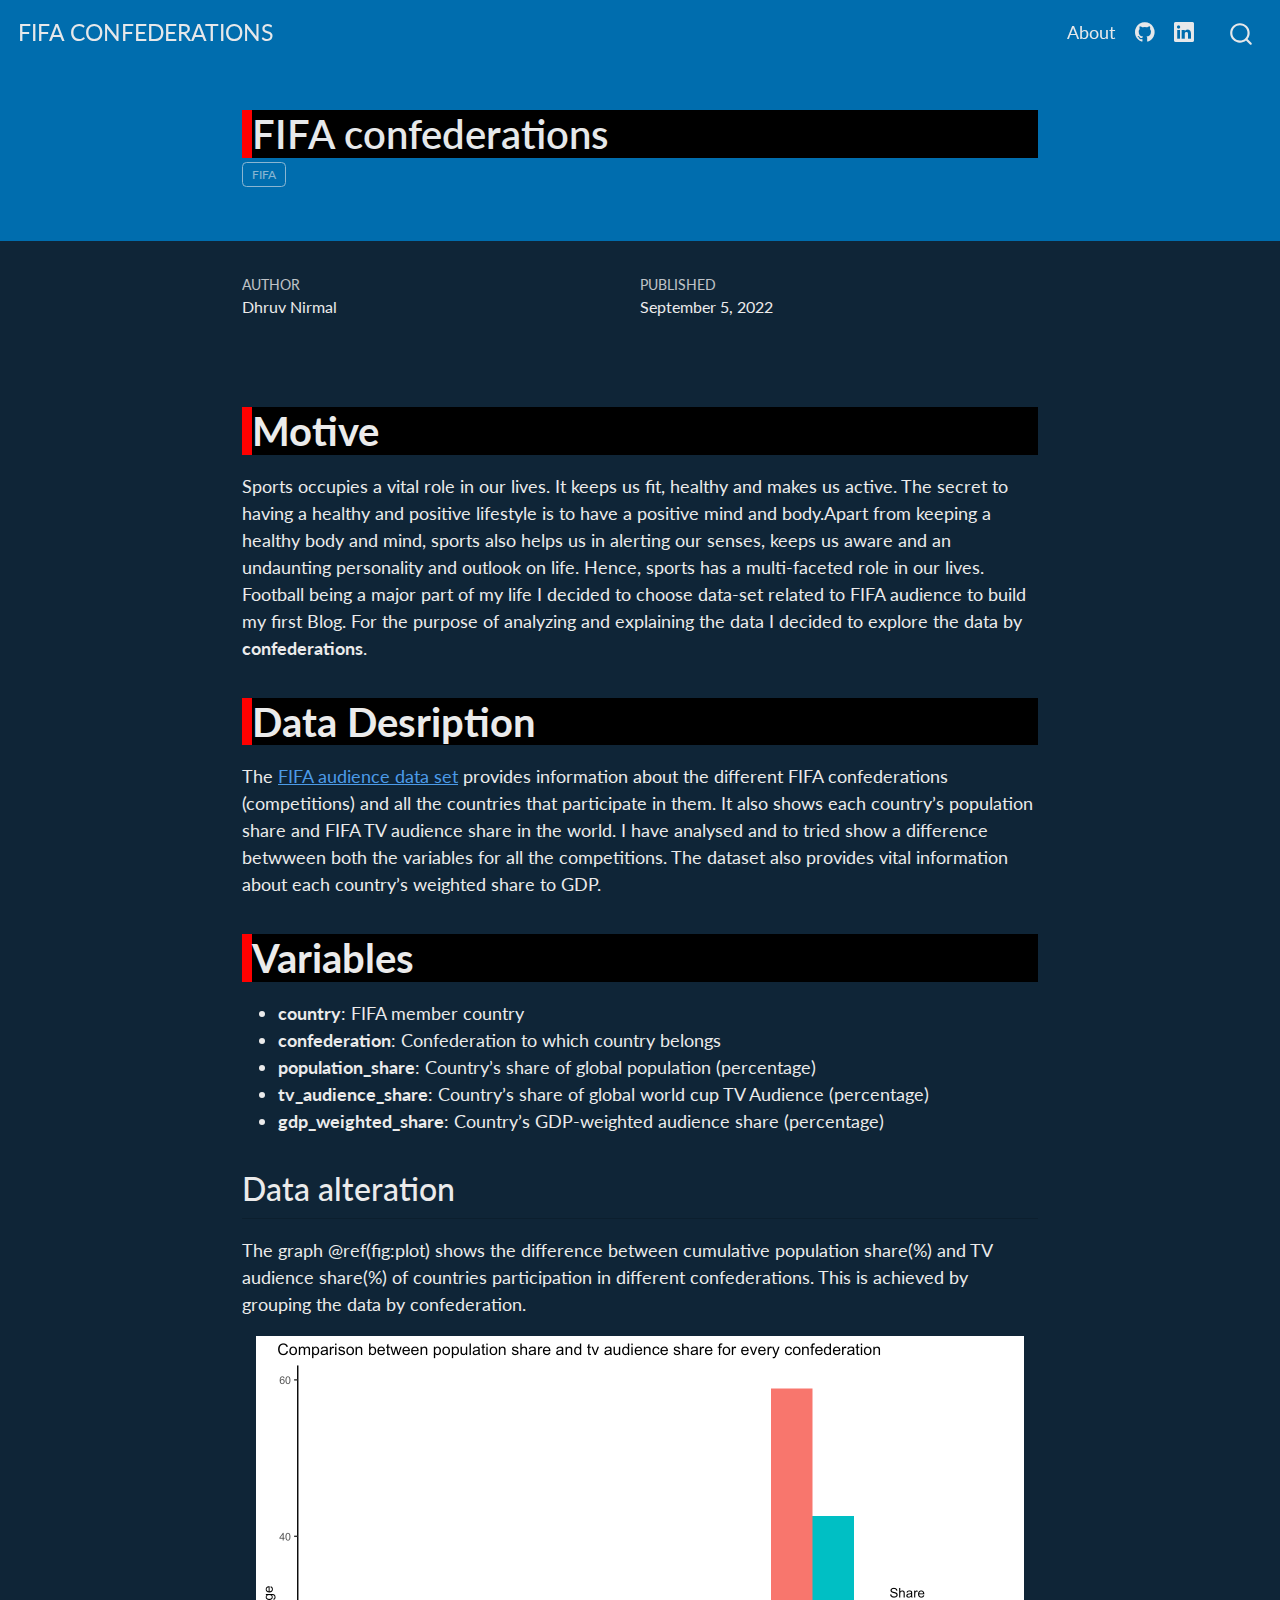
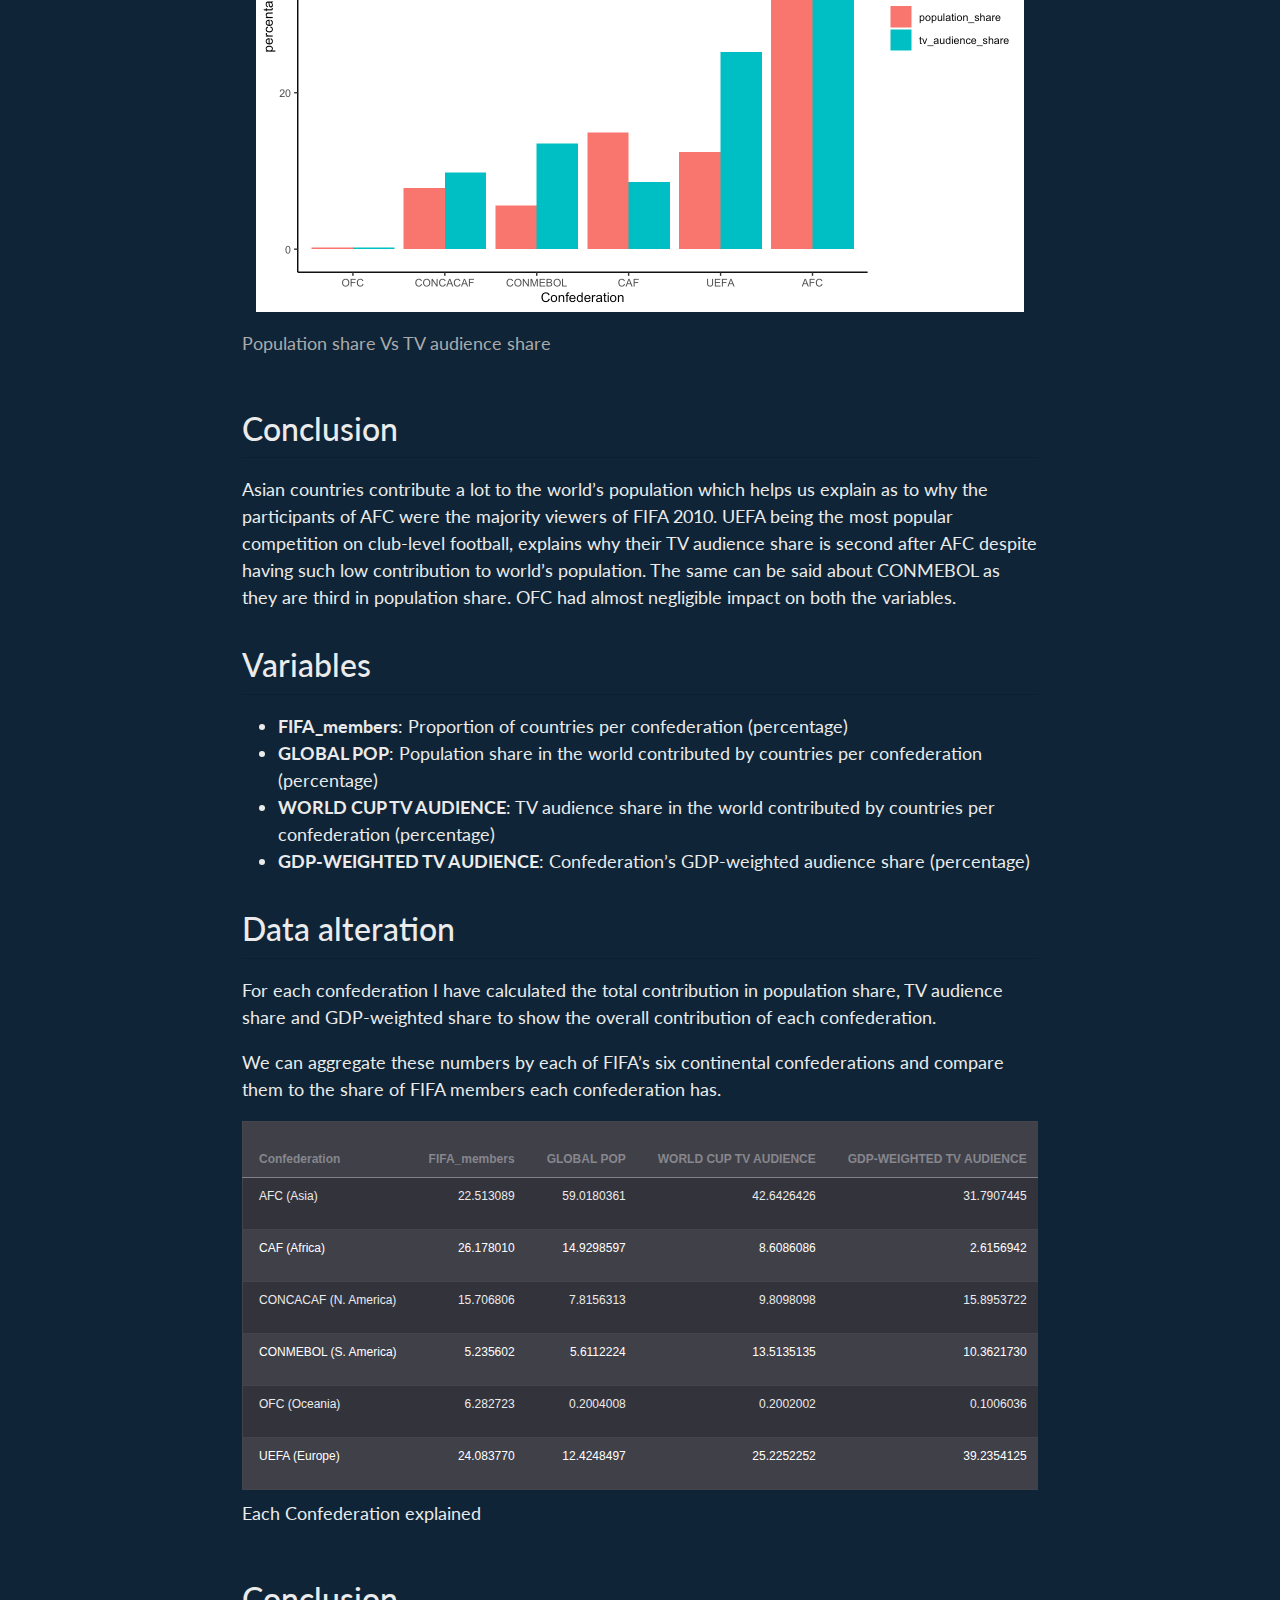
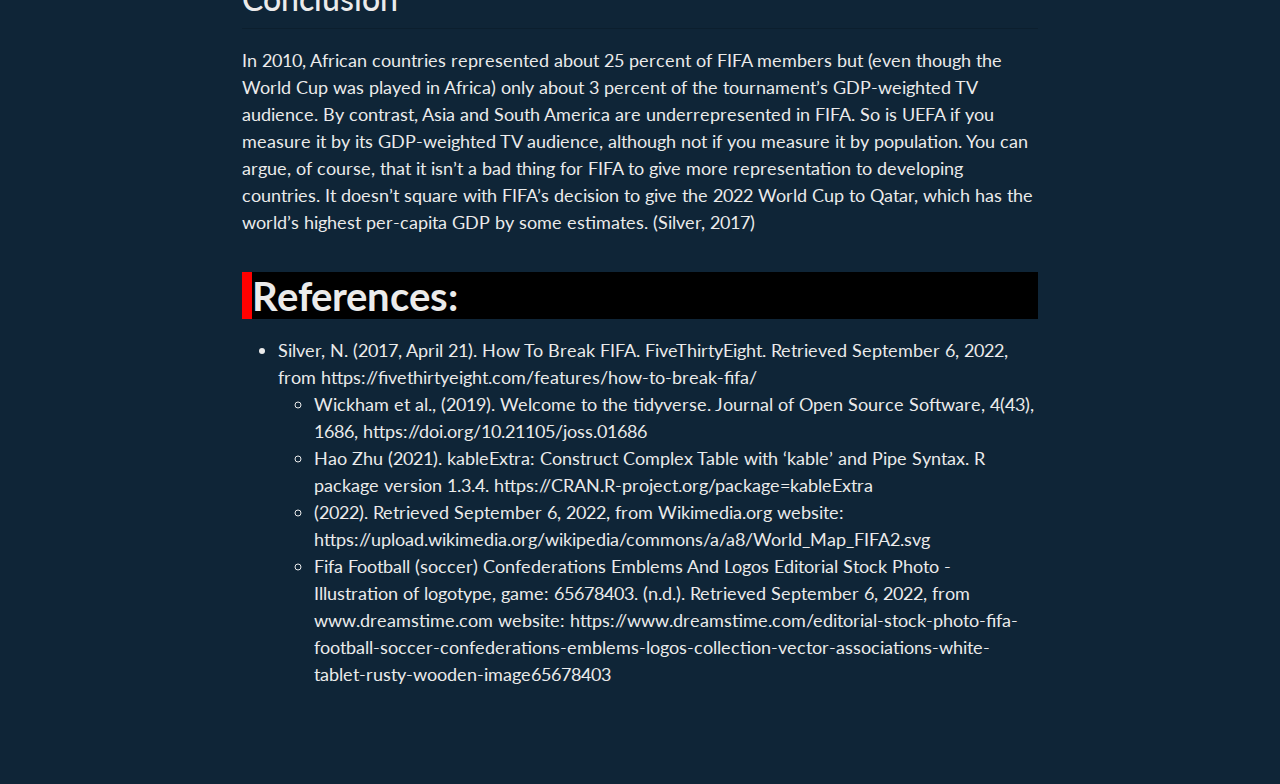
<file: docs/posts/week01/index.html>
<!DOCTYPE html>
<html xmlns="http://www.w3.org/1999/xhtml" lang="en" xml:lang="en"><head>

<meta charset="utf-8">
<meta name="generator" content="quarto-1.0.36">

<meta name="viewport" content="width=device-width, initial-scale=1.0, user-scalable=yes">

<meta name="author" content="Dhruv Nirmal">
<meta name="dcterms.date" content="2022-09-05">

<title>FIFA CONFEDERATIONS - FIFA confederations</title>
<style>
code{white-space: pre-wrap;}
span.smallcaps{font-variant: small-caps;}
span.underline{text-decoration: underline;}
div.column{display: inline-block; vertical-align: top; width: 50%;}
div.hanging-indent{margin-left: 1.5em; text-indent: -1.5em;}
ul.task-list{list-style: none;}
</style>


<script src="../../site_libs/quarto-nav/quarto-nav.js"></script>
<script src="../../site_libs/quarto-nav/headroom.min.js"></script>
<script src="../../site_libs/clipboard/clipboard.min.js"></script>
<script src="../../site_libs/quarto-search/autocomplete.umd.js"></script>
<script src="../../site_libs/quarto-search/fuse.min.js"></script>
<script src="../../site_libs/quarto-search/quarto-search.js"></script>
<meta name="quarto:offset" content="../../">
<script src="../../site_libs/quarto-html/quarto.js"></script>
<script src="../../site_libs/quarto-html/popper.min.js"></script>
<script src="../../site_libs/quarto-html/tippy.umd.min.js"></script>
<script src="../../site_libs/quarto-html/anchor.min.js"></script>
<link href="../../site_libs/quarto-html/tippy.css" rel="stylesheet">
<link href="../../site_libs/quarto-html/quarto-syntax-highlighting-dark.css" rel="stylesheet" id="quarto-text-highlighting-styles">
<script src="../../site_libs/bootstrap/bootstrap.min.js"></script>
<link href="../../site_libs/bootstrap/bootstrap-icons.css" rel="stylesheet">
<link href="../../site_libs/bootstrap/bootstrap.min.css" rel="stylesheet" id="quarto-bootstrap" data-mode="dark">
<script id="quarto-search-options" type="application/json">{
  "location": "navbar",
  "copy-button": false,
  "collapse-after": 3,
  "panel-placement": "end",
  "type": "overlay",
  "limit": 20,
  "language": {
    "search-no-results-text": "No results",
    "search-matching-documents-text": "matching documents",
    "search-copy-link-title": "Copy link to search",
    "search-hide-matches-text": "Hide additional matches",
    "search-more-match-text": "more match in this document",
    "search-more-matches-text": "more matches in this document",
    "search-clear-button-title": "Clear",
    "search-detached-cancel-button-title": "Cancel",
    "search-submit-button-title": "Submit"
  }
}</script>

<script src="../../site_libs/kePrint-0.0.1/kePrint.js"></script>
<link href="../../site_libs/lightable-0.0.1/lightable.css" rel="stylesheet">


<link rel="stylesheet" href="../../styles.css">
</head>

<body class="nav-fixed fullcontent">

<div id="quarto-search-results"></div>
  <header id="quarto-header" class="headroom fixed-top">
    <nav class="navbar navbar-expand-lg navbar-dark ">
      <div class="navbar-container container-fluid">
      <a class="navbar-brand" href="../../index.html">
    <span class="navbar-title">FIFA CONFEDERATIONS</span>
  </a>
          <button class="navbar-toggler" type="button" data-bs-toggle="collapse" data-bs-target="#navbarCollapse" aria-controls="navbarCollapse" aria-expanded="false" aria-label="Toggle navigation" onclick="if (window.quartoToggleHeadroom) { window.quartoToggleHeadroom(); }">
  <span class="navbar-toggler-icon"></span>
</button>
          <div class="collapse navbar-collapse" id="navbarCollapse">
            <ul class="navbar-nav navbar-nav-scroll ms-auto">
  <li class="nav-item">
    <a class="nav-link" href="../../about.html">About</a>
  </li>  
  <li class="nav-item compact">
    <a class="nav-link" href="https://github.com/DhruvNirmal"><i class="bi bi-github" role="img">
</i> 
 </a>
  </li>  
  <li class="nav-item compact">
    <a class="nav-link" href="https://www.linkedin.com/feed/"><i class="bi bi-linkedin" role="img">
</i> 
 </a>
  </li>  
</ul>
              <div id="quarto-search" class="" title="Search"></div>
          </div> <!-- /navcollapse -->
      </div> <!-- /container-fluid -->
    </nav>
</header>
<!-- content -->
<header id="title-block-header" class="quarto-title-block default page-columns page-full">
  <div class="quarto-title-banner page-columns page-full">
    <div class="quarto-title column-body">
      <h1 class="title">FIFA confederations</h1>
                                <div class="quarto-categories">
                <div class="quarto-category">FIFA</div>
              </div>
                  </div>
  </div>
    
  
  <div class="quarto-title-meta">

      <div>
      <div class="quarto-title-meta-heading">Author</div>
      <div class="quarto-title-meta-contents">
               <p>Dhruv Nirmal </p>
            </div>
    </div>
      
      <div>
      <div class="quarto-title-meta-heading">Published</div>
      <div class="quarto-title-meta-contents">
        <p class="date">September 5, 2022</p>
      </div>
    </div>
      
    </div>
    
  
  </header><div id="quarto-content" class="quarto-container page-columns page-rows-contents page-layout-article page-navbar">
<!-- sidebar -->
<!-- margin-sidebar -->
    
<!-- main -->
<main class="content quarto-banner-title-block" id="quarto-document-content">




<h1>
Motive
</h1>
<div>
<p>
Sports occupies a vital role in our lives. It keeps us fit, healthy and makes us active. The secret to having a healthy and positive lifestyle is to have a positive mind and body.Apart from keeping a healthy body and mind, sports also helps us in alerting our senses, keeps us aware and an undaunting personality and outlook on life. Hence, sports has a multi-faceted role in our lives. Football being a major part of my life I decided to choose data-set related to FIFA audience to build my first Blog. For the purpose of analyzing and explaining the data I decided to explore the data by <strong>confederations</strong>.<br>

</p>
</div>
<h1>
Data Desription
</h1>
<div>
<p>
The <a href="https://github.com/rfordatascience/tidytuesday/blob/master/data/2018/2018-06-12">FIFA audience data set</a> provides information about the different FIFA confederations (competitions) and all the countries that participate in them. It also shows each country’s population share and FIFA TV audience share in the world. I have analysed and to tried show a difference betwween both the variables for all the competitions. The dataset also provides vital information about each country’s weighted share to GDP.
</p>
</div>
<h1>
Variables
</h1>
<div>
<ul>
<li>
<strong>country</strong>: FIFA member country
</li><li>
<strong>confederation</strong>: Confederation to which country belongs
</li><li>
<strong>population_share</strong>: Country’s share of global population (percentage)
</li><li>
<strong>tv_audience_share</strong>: Country’s share of global world cup TV Audience (percentage)
</li><li>
<strong>gdp_weighted_share</strong>: Country’s GDP-weighted audience share (percentage)
</li></ul>
</div>
<div class="cell">

</div>
<div class="cell">

</div>
<h2 class="anchored">
Data alteration
</h2>
<p>
The graph @ref(fig:plot) shows the difference between cumulative population share(%) and TV audience share(%) of countries participation in different confederations. This is achieved by grouping the data by confederation.
</p>
<div class="cell">

</div>
<div class="cell">
<div class="cell-output-display">
<div class="quarto-figure quarto-figure-center">
<figure class="figure">
<p><img src="index_files/figure-html/plot-1.png" class="img-fluid figure-img" width="768"></p>
<p></p><figcaption class="figure-caption">Population share Vs TV audience share</figcaption><p></p>
</figure>
</div>
</div>
</div>
<h2 class="anchored">
Conclusion
</h2>
<p>
Asian countries contribute a lot to the world’s population which helps us explain as to why the participants of AFC were the majority viewers of FIFA 2010. UEFA being the most popular competition on club-level football, explains why their TV audience share is second after AFC despite having such low contribution to world’s population. The same can be said about CONMEBOL as they are third in population share. OFC had almost negligible impact on both the variables.
</p>
<h2 class="anchored">
Variables
</h2>
<div>
<ul>
<li>
<strong>FIFA_members</strong>: Proportion of countries per confederation (percentage)
</li><li>
<strong>GLOBAL POP</strong>: Population share in the world contributed by countries per confederation (percentage)
</li><li>
<strong>WORLD CUP TV AUDIENCE</strong>: TV audience share in the world contributed by countries per confederation (percentage)
</li><li>
<strong>GDP-WEIGHTED TV AUDIENCE</strong>: Confederation’s GDP-weighted audience share (percentage)
</li></ul>
</div>
<h2 class="anchored">
Data alteration
</h2>
<div>
<p>
For each confederation I have calculated the total contribution in population share, TV audience share and GDP-weighted share to show the overall contribution of each confederation.
</p>
<p>
We can aggregate these numbers by each of FIFA’s six continental confederations and compare them to the share of FIFA members each confederation has.
</p>
</div>
<div class="cell">

</div>
<div class="cell">
<div class="cell-output-display">

<table class="table table-striped table-hover lightable-material-dark" style="font-size: 12px; width: auto !important; margin-left: auto; margin-right: auto; font-family: &quot;Source Sans Pro&quot;, helvetica, sans-serif; margin-left: auto; margin-right: auto;">
<thead>
<tr>
<th style="text-align:left;">
Confederation
</th>
<th style="text-align:right;">
FIFA_members
</th>
<th style="text-align:right;">
GLOBAL POP
</th>
<th style="text-align:right;">
WORLD CUP TV AUDIENCE
</th>
<th style="text-align:right;">
GDP-WEIGHTED TV AUDIENCE
</th>
</tr>
</thead>
<tbody>
<tr>
<td style="text-align:left;">
AFC (Asia)
</td>
<td style="text-align:right;">
22.513089
</td>
<td style="text-align:right;">
59.0180361
</td>
<td style="text-align:right;">
42.6426426
</td>
<td style="text-align:right;">
31.7907445
</td>
</tr>
<tr>
<td style="text-align:left;">
CAF (Africa)
</td>
<td style="text-align:right;">
26.178010
</td>
<td style="text-align:right;">
14.9298597
</td>
<td style="text-align:right;">
8.6086086
</td>
<td style="text-align:right;">
2.6156942
</td>
</tr>
<tr>
<td style="text-align:left;">
CONCACAF (N. America)
</td>
<td style="text-align:right;">
15.706806
</td>
<td style="text-align:right;">
7.8156313
</td>
<td style="text-align:right;">
9.8098098
</td>
<td style="text-align:right;">
15.8953722
</td>
</tr>
<tr>
<td style="text-align:left;">
CONMEBOL (S. America)
</td>
<td style="text-align:right;">
5.235602
</td>
<td style="text-align:right;">
5.6112224
</td>
<td style="text-align:right;">
13.5135135
</td>
<td style="text-align:right;">
10.3621730
</td>
</tr>
<tr>
<td style="text-align:left;">
OFC (Oceania)
</td>
<td style="text-align:right;">
6.282723
</td>
<td style="text-align:right;">
0.2004008
</td>
<td style="text-align:right;">
0.2002002
</td>
<td style="text-align:right;">
0.1006036
</td>
</tr>
<tr>
<td style="text-align:left;">
UEFA (Europe)
</td>
<td style="text-align:right;">
24.083770
</td>
<td style="text-align:right;">
12.4248497
</td>
<td style="text-align:right;">
25.2252252
</td>
<td style="text-align:right;">
39.2354125
</td>
</tr>
</tbody>

</table>
<p>Each Confederation explained</p>
</div>
</div>
<h2 class="anchored">
Conclusion
</h2>
<p>
In 2010, African countries represented about 25 percent of FIFA members but (even though the World Cup was played in Africa) only about 3 percent of the tournament’s GDP-weighted TV audience. By contrast, Asia and South America are underrepresented in FIFA. So is UEFA if you measure it by its GDP-weighted TV audience, although not if you measure it by population. You can argue, of course, that it isn’t a bad thing for FIFA to give more representation to developing countries. It doesn’t square with FIFA’s decision to give the 2022 World Cup to Qatar, which has the world’s highest per-capita GDP by some estimates. (Silver, 2017)
</p>
<h1>
References:
</h1>
<div>
<p>
</p><ul>
<li>Silver, N. (2017, April 21). How To Break FIFA. FiveThirtyEight. Retrieved September 6, 2022, from https://fivethirtyeight.com/features/how-to-break-fifa/
<ul>
<li>Wickham et al., (2019). Welcome to the tidyverse. Journal of Open Source Software, 4(43), 1686, https://doi.org/10.21105/joss.01686</li>
<li>Hao Zhu (2021). kableExtra: Construct Complex Table with ‘kable’ and Pipe Syntax. R package version 1.3.4. https://CRAN.R-project.org/package=kableExtra</li>
<li>(2022). Retrieved September 6, 2022, from Wikimedia.org website: https://upload.wikimedia.org/wikipedia/commons/a/a8/World_Map_FIFA2.svg</li>
<li>Fifa Football (soccer) Confederations Emblems And Logos Editorial Stock Photo - Illustration of logotype, game: 65678403. (n.d.). Retrieved September 6, 2022, from www.dreamstime.com website: https://www.dreamstime.com/editorial-stock-photo-fifa-football-soccer-confederations-emblems-logos-collection-vector-associations-white-tablet-rusty-wooden-image65678403</li>
</ul>
<p></p></li>
</ul>
</div>



</main> <!-- /main -->
<script id="quarto-html-after-body" type="application/javascript">
window.document.addEventListener("DOMContentLoaded", function (event) {
  const toggleBodyColorMode = (bsSheetEl) => {
    const mode = bsSheetEl.getAttribute("data-mode");
    const bodyEl = window.document.querySelector("body");
    if (mode === "dark") {
      bodyEl.classList.add("quarto-dark");
      bodyEl.classList.remove("quarto-light");
    } else {
      bodyEl.classList.add("quarto-light");
      bodyEl.classList.remove("quarto-dark");
    }
  }
  const toggleBodyColorPrimary = () => {
    const bsSheetEl = window.document.querySelector("link#quarto-bootstrap");
    if (bsSheetEl) {
      toggleBodyColorMode(bsSheetEl);
    }
  }
  toggleBodyColorPrimary();  
  const icon = "";
  const anchorJS = new window.AnchorJS();
  anchorJS.options = {
    placement: 'right',
    icon: icon
  };
  anchorJS.add('.anchored');
  const clipboard = new window.ClipboardJS('.code-copy-button', {
    target: function(trigger) {
      return trigger.previousElementSibling;
    }
  });
  clipboard.on('success', function(e) {
    // button target
    const button = e.trigger;
    // don't keep focus
    button.blur();
    // flash "checked"
    button.classList.add('code-copy-button-checked');
    var currentTitle = button.getAttribute("title");
    button.setAttribute("title", "Copied!");
    setTimeout(function() {
      button.setAttribute("title", currentTitle);
      button.classList.remove('code-copy-button-checked');
    }, 1000);
    // clear code selection
    e.clearSelection();
  });
  function tippyHover(el, contentFn) {
    const config = {
      allowHTML: true,
      content: contentFn,
      maxWidth: 500,
      delay: 100,
      arrow: false,
      appendTo: function(el) {
          return el.parentElement;
      },
      interactive: true,
      interactiveBorder: 10,
      theme: 'quarto',
      placement: 'bottom-start'
    };
    window.tippy(el, config); 
  }
  const noterefs = window.document.querySelectorAll('a[role="doc-noteref"]');
  for (var i=0; i<noterefs.length; i++) {
    const ref = noterefs[i];
    tippyHover(ref, function() {
      let href = ref.getAttribute('href');
      try { href = new URL(href).hash; } catch {}
      const id = href.replace(/^#\/?/, "");
      const note = window.document.getElementById(id);
      return note.innerHTML;
    });
  }
  var bibliorefs = window.document.querySelectorAll('a[role="doc-biblioref"]');
  for (var i=0; i<bibliorefs.length; i++) {
    const ref = bibliorefs[i];
    const cites = ref.parentNode.getAttribute('data-cites').split(' ');
    tippyHover(ref, function() {
      var popup = window.document.createElement('div');
      cites.forEach(function(cite) {
        var citeDiv = window.document.createElement('div');
        citeDiv.classList.add('hanging-indent');
        citeDiv.classList.add('csl-entry');
        var biblioDiv = window.document.getElementById('ref-' + cite);
        if (biblioDiv) {
          citeDiv.innerHTML = biblioDiv.innerHTML;
        }
        popup.appendChild(citeDiv);
      });
      return popup.innerHTML;
    });
  }
});
</script>
</div> <!-- /content -->



</body></html>
</file>
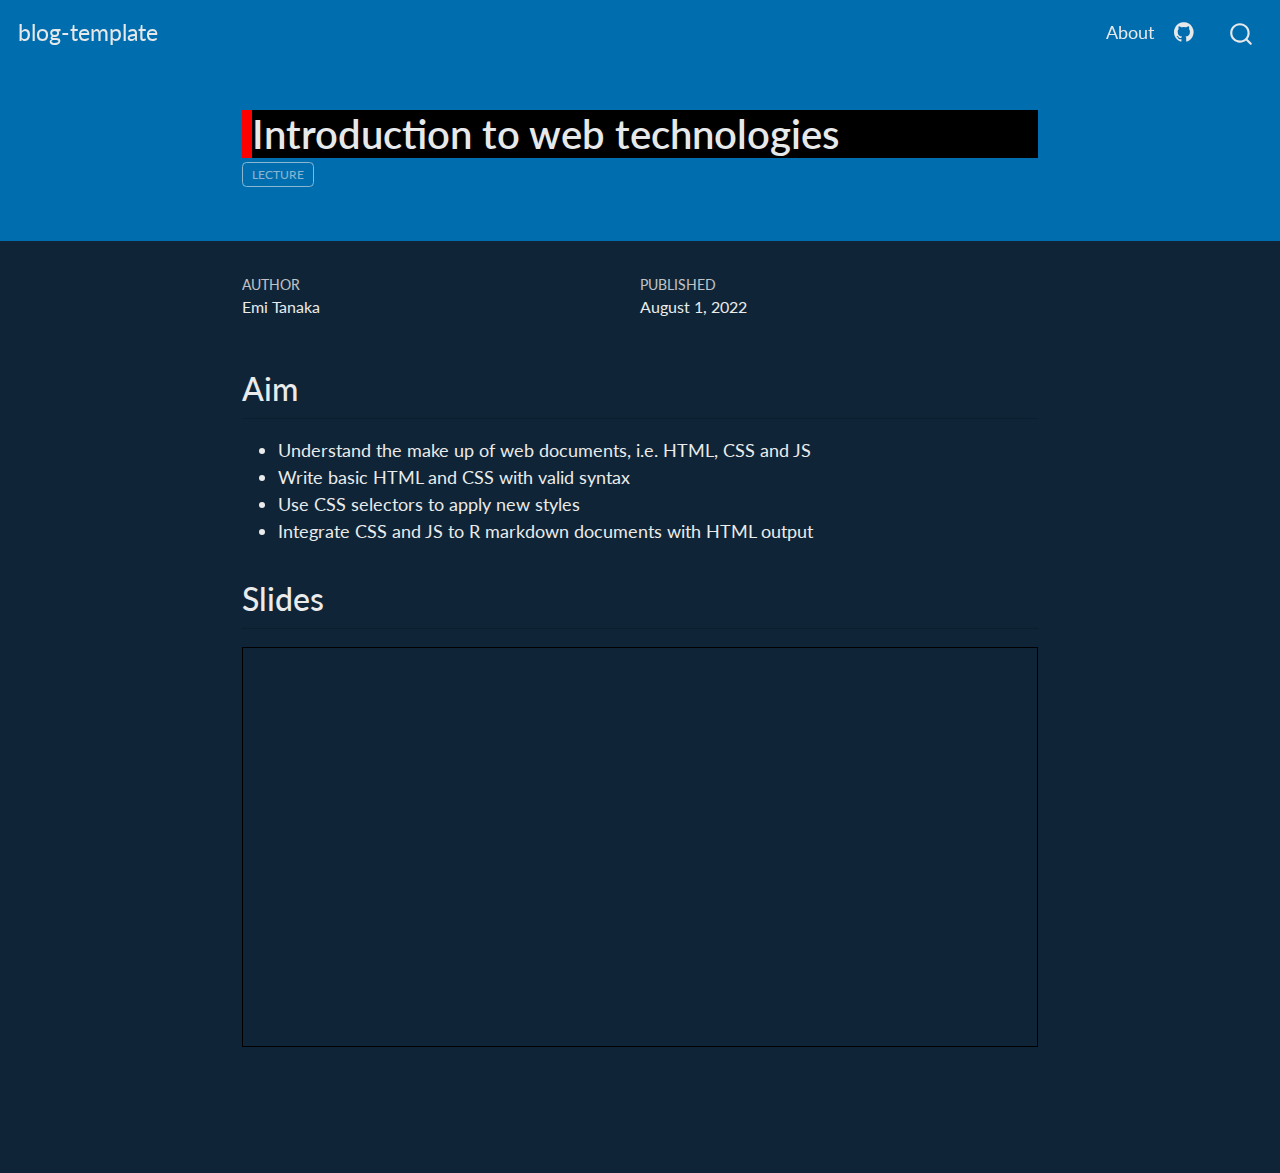
<file: docs/posts/week02/index.html>
<!DOCTYPE html>
<html xmlns="http://www.w3.org/1999/xhtml" lang="en" xml:lang="en"><head>

<meta charset="utf-8">
<meta name="generator" content="quarto-1.0.36">

<meta name="viewport" content="width=device-width, initial-scale=1.0, user-scalable=yes">

<meta name="author" content="Emi Tanaka">
<meta name="dcterms.date" content="2022-08-01">

<title>blog-template - Introduction to web technologies</title>
<style>
code{white-space: pre-wrap;}
span.smallcaps{font-variant: small-caps;}
span.underline{text-decoration: underline;}
div.column{display: inline-block; vertical-align: top; width: 50%;}
div.hanging-indent{margin-left: 1.5em; text-indent: -1.5em;}
ul.task-list{list-style: none;}
</style>


<script src="../../site_libs/quarto-nav/quarto-nav.js"></script>
<script src="../../site_libs/quarto-nav/headroom.min.js"></script>
<script src="../../site_libs/clipboard/clipboard.min.js"></script>
<script src="../../site_libs/quarto-search/autocomplete.umd.js"></script>
<script src="../../site_libs/quarto-search/fuse.min.js"></script>
<script src="../../site_libs/quarto-search/quarto-search.js"></script>
<meta name="quarto:offset" content="../../">
<script src="../../site_libs/quarto-html/quarto.js"></script>
<script src="../../site_libs/quarto-html/popper.min.js"></script>
<script src="../../site_libs/quarto-html/tippy.umd.min.js"></script>
<script src="../../site_libs/quarto-html/anchor.min.js"></script>
<link href="../../site_libs/quarto-html/tippy.css" rel="stylesheet">
<link href="../../site_libs/quarto-html/quarto-syntax-highlighting.css" rel="stylesheet" id="quarto-text-highlighting-styles">
<script src="../../site_libs/bootstrap/bootstrap.min.js"></script>
<link href="../../site_libs/bootstrap/bootstrap-icons.css" rel="stylesheet">
<link href="../../site_libs/bootstrap/bootstrap.min.css" rel="stylesheet" id="quarto-bootstrap" data-mode="light">
<script id="quarto-search-options" type="application/json">{
  "location": "navbar",
  "copy-button": false,
  "collapse-after": 3,
  "panel-placement": "end",
  "type": "overlay",
  "limit": 20,
  "language": {
    "search-no-results-text": "No results",
    "search-matching-documents-text": "matching documents",
    "search-copy-link-title": "Copy link to search",
    "search-hide-matches-text": "Hide additional matches",
    "search-more-match-text": "more match in this document",
    "search-more-matches-text": "more matches in this document",
    "search-clear-button-title": "Clear",
    "search-detached-cancel-button-title": "Cancel",
    "search-submit-button-title": "Submit"
  }
}</script>


<link rel="stylesheet" href="../../styles.css">
</head>

<body class="nav-fixed fullcontent">

<div id="quarto-search-results"></div>
  <header id="quarto-header" class="headroom fixed-top">
    <nav class="navbar navbar-expand-lg navbar-dark ">
      <div class="navbar-container container-fluid">
      <a class="navbar-brand" href="../../index.html">
    <span class="navbar-title">blog-template</span>
  </a>
          <button class="navbar-toggler" type="button" data-bs-toggle="collapse" data-bs-target="#navbarCollapse" aria-controls="navbarCollapse" aria-expanded="false" aria-label="Toggle navigation" onclick="if (window.quartoToggleHeadroom) { window.quartoToggleHeadroom(); }">
  <span class="navbar-toggler-icon"></span>
</button>
          <div class="collapse navbar-collapse" id="navbarCollapse">
            <ul class="navbar-nav navbar-nav-scroll ms-auto">
  <li class="nav-item">
    <a class="nav-link" href="../../about.html">About</a>
  </li>  
  <li class="nav-item compact">
    <a class="nav-link" href="https://github.com/etc5523-2022"><i class="bi bi-github" role="img">
</i> 
 </a>
  </li>  
</ul>
              <div id="quarto-search" class="" title="Search"></div>
          </div> <!-- /navcollapse -->
      </div> <!-- /container-fluid -->
    </nav>
</header>
<!-- content -->
<header id="title-block-header" class="quarto-title-block default page-columns page-full">
  <div class="quarto-title-banner page-columns page-full">
    <div class="quarto-title column-body">
      <h1 class="title">Introduction to web technologies</h1>
                                <div class="quarto-categories">
                <div class="quarto-category">lecture</div>
              </div>
                  </div>
  </div>
    
  
  <div class="quarto-title-meta">

      <div>
      <div class="quarto-title-meta-heading">Author</div>
      <div class="quarto-title-meta-contents">
               <p>Emi Tanaka </p>
            </div>
    </div>
      
      <div>
      <div class="quarto-title-meta-heading">Published</div>
      <div class="quarto-title-meta-contents">
        <p class="date">August 1, 2022</p>
      </div>
    </div>
      
    </div>
    
  
  </header><div id="quarto-content" class="quarto-container page-columns page-rows-contents page-layout-article page-navbar">
<!-- sidebar -->
<!-- margin-sidebar -->
    
<!-- main -->
<main class="content quarto-banner-title-block" id="quarto-document-content">




<section id="aim" class="level2">
<h2 class="anchored" data-anchor-id="aim">Aim</h2>
<ul>
<li>Understand the make up of web documents, i.e.&nbsp;HTML, CSS and JS</li>
<li>Write basic HTML and CSS with valid syntax</li>
<li>Use CSS selectors to apply new styles</li>
<li>Integrate CSS and JS to R markdown documents with HTML output</li>
</ul>
</section>
<section id="slides" class="level2">
<h2 class="anchored" data-anchor-id="slides">Slides</h2>
<iframe src="https://cwd.numbat.space/lectures/lecture-02.html" style="border: 1px solid black;" width="100%" height="400px">
</iframe>


</section>

</main> <!-- /main -->
<script id="quarto-html-after-body" type="application/javascript">
window.document.addEventListener("DOMContentLoaded", function (event) {
  const toggleBodyColorMode = (bsSheetEl) => {
    const mode = bsSheetEl.getAttribute("data-mode");
    const bodyEl = window.document.querySelector("body");
    if (mode === "dark") {
      bodyEl.classList.add("quarto-dark");
      bodyEl.classList.remove("quarto-light");
    } else {
      bodyEl.classList.add("quarto-light");
      bodyEl.classList.remove("quarto-dark");
    }
  }
  const toggleBodyColorPrimary = () => {
    const bsSheetEl = window.document.querySelector("link#quarto-bootstrap");
    if (bsSheetEl) {
      toggleBodyColorMode(bsSheetEl);
    }
  }
  toggleBodyColorPrimary();  
  const icon = "";
  const anchorJS = new window.AnchorJS();
  anchorJS.options = {
    placement: 'right',
    icon: icon
  };
  anchorJS.add('.anchored');
  const clipboard = new window.ClipboardJS('.code-copy-button', {
    target: function(trigger) {
      return trigger.previousElementSibling;
    }
  });
  clipboard.on('success', function(e) {
    // button target
    const button = e.trigger;
    // don't keep focus
    button.blur();
    // flash "checked"
    button.classList.add('code-copy-button-checked');
    var currentTitle = button.getAttribute("title");
    button.setAttribute("title", "Copied!");
    setTimeout(function() {
      button.setAttribute("title", currentTitle);
      button.classList.remove('code-copy-button-checked');
    }, 1000);
    // clear code selection
    e.clearSelection();
  });
  function tippyHover(el, contentFn) {
    const config = {
      allowHTML: true,
      content: contentFn,
      maxWidth: 500,
      delay: 100,
      arrow: false,
      appendTo: function(el) {
          return el.parentElement;
      },
      interactive: true,
      interactiveBorder: 10,
      theme: 'quarto',
      placement: 'bottom-start'
    };
    window.tippy(el, config); 
  }
  const noterefs = window.document.querySelectorAll('a[role="doc-noteref"]');
  for (var i=0; i<noterefs.length; i++) {
    const ref = noterefs[i];
    tippyHover(ref, function() {
      let href = ref.getAttribute('href');
      try { href = new URL(href).hash; } catch {}
      const id = href.replace(/^#\/?/, "");
      const note = window.document.getElementById(id);
      return note.innerHTML;
    });
  }
  var bibliorefs = window.document.querySelectorAll('a[role="doc-biblioref"]');
  for (var i=0; i<bibliorefs.length; i++) {
    const ref = bibliorefs[i];
    const cites = ref.parentNode.getAttribute('data-cites').split(' ');
    tippyHover(ref, function() {
      var popup = window.document.createElement('div');
      cites.forEach(function(cite) {
        var citeDiv = window.document.createElement('div');
        citeDiv.classList.add('hanging-indent');
        citeDiv.classList.add('csl-entry');
        var biblioDiv = window.document.getElementById('ref-' + cite);
        if (biblioDiv) {
          citeDiv.innerHTML = biblioDiv.innerHTML;
        }
        popup.appendChild(citeDiv);
      });
      return popup.innerHTML;
    });
  }
});
</script>
</div> <!-- /content -->



</body></html>
</file>
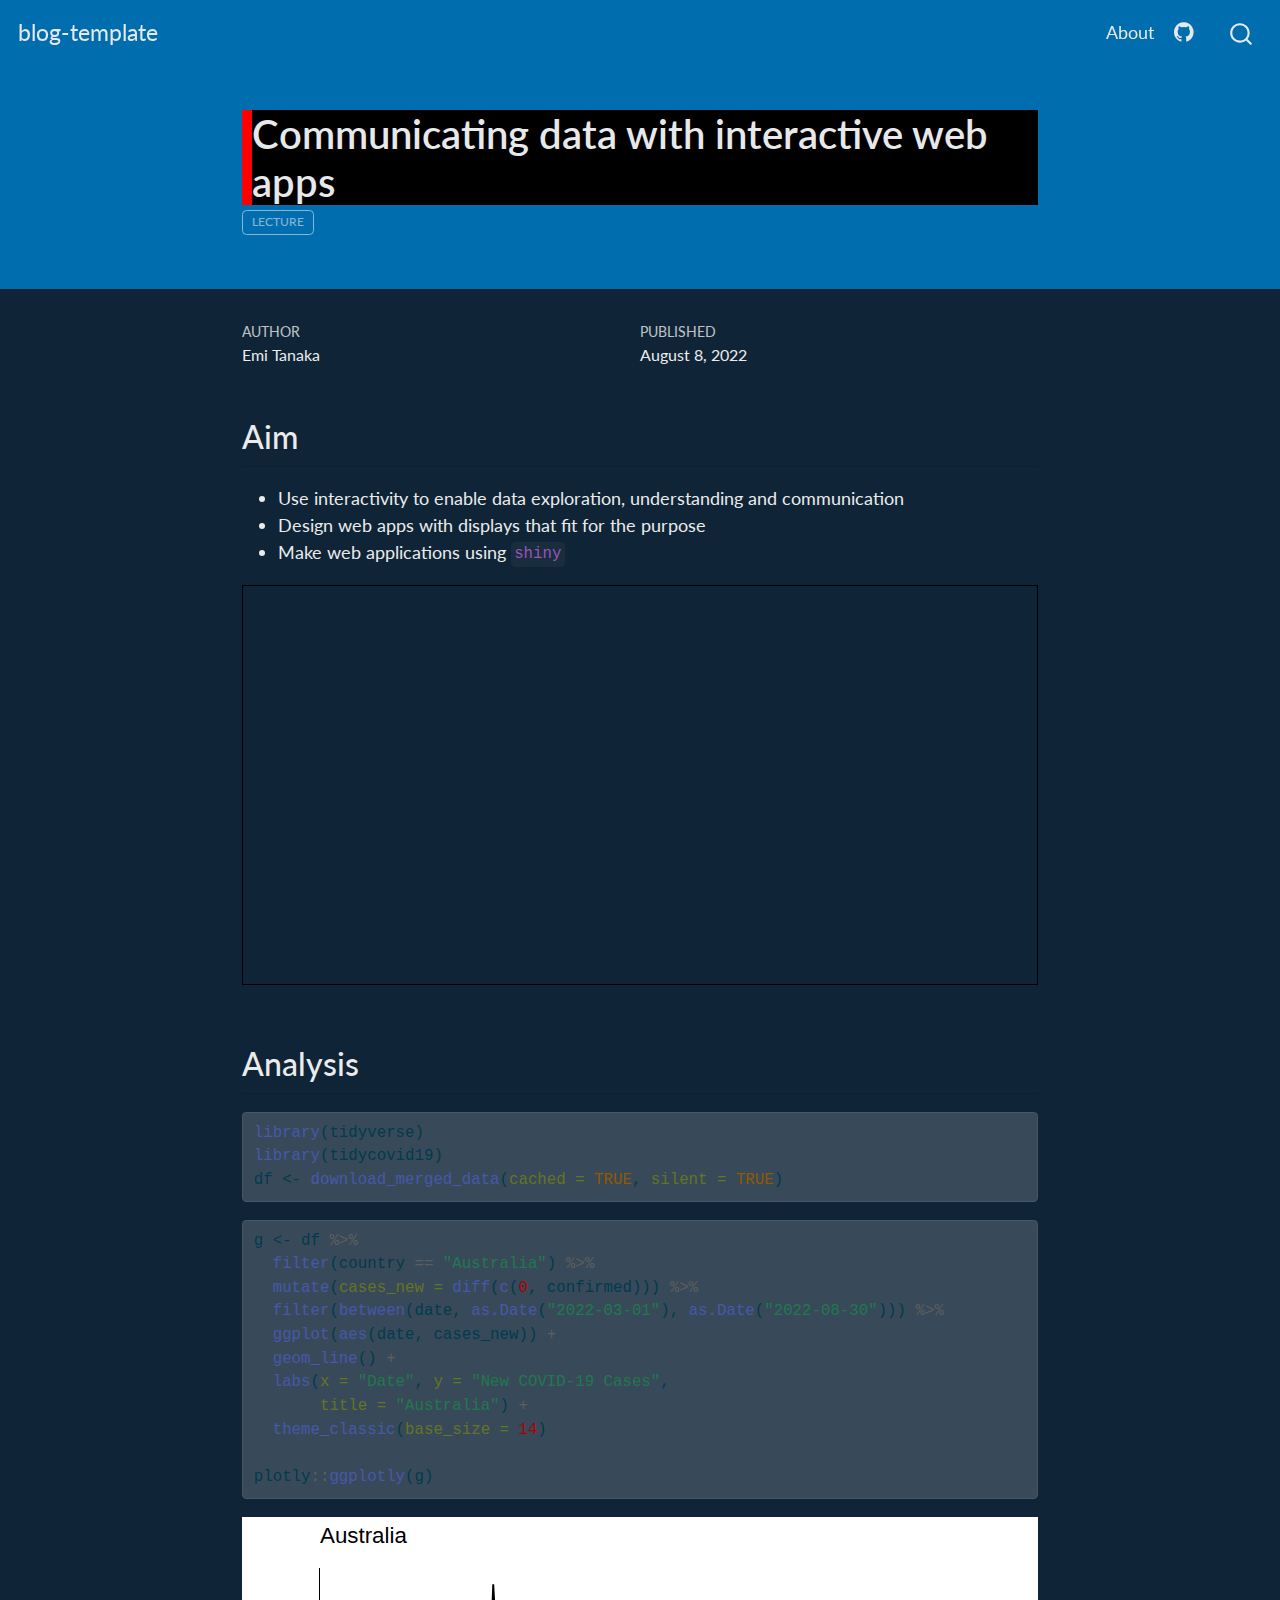
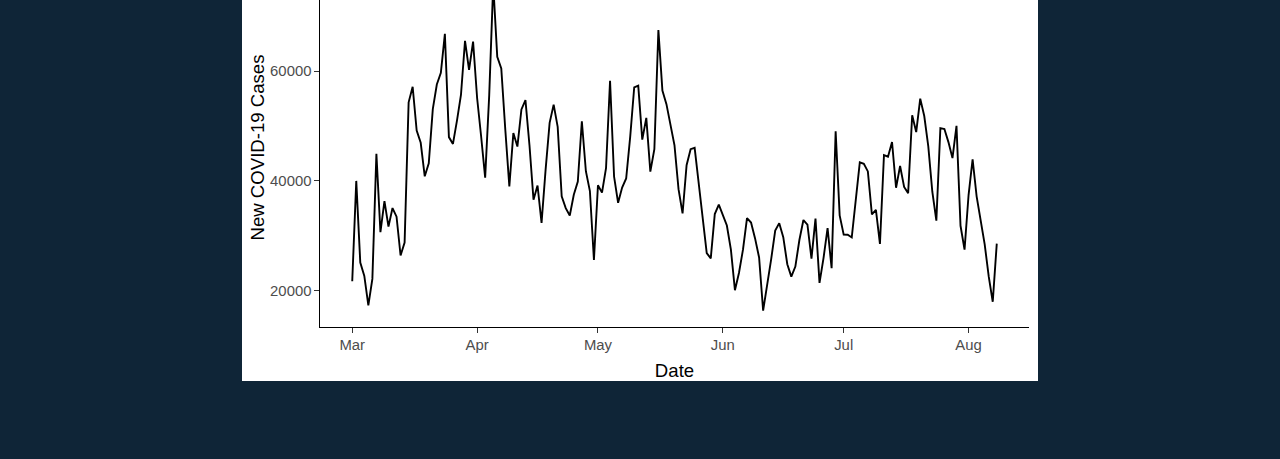
<file: docs/posts/week03/index.html>
<!DOCTYPE html>
<html xmlns="http://www.w3.org/1999/xhtml" lang="en" xml:lang="en"><head>

<meta charset="utf-8">
<meta name="generator" content="quarto-1.0.36">

<meta name="viewport" content="width=device-width, initial-scale=1.0, user-scalable=yes">

<meta name="author" content="Emi Tanaka">
<meta name="dcterms.date" content="2022-08-08">

<title>blog-template - Communicating data with interactive web apps</title>
<style>
code{white-space: pre-wrap;}
span.smallcaps{font-variant: small-caps;}
span.underline{text-decoration: underline;}
div.column{display: inline-block; vertical-align: top; width: 50%;}
div.hanging-indent{margin-left: 1.5em; text-indent: -1.5em;}
ul.task-list{list-style: none;}
pre > code.sourceCode { white-space: pre; position: relative; }
pre > code.sourceCode > span { display: inline-block; line-height: 1.25; }
pre > code.sourceCode > span:empty { height: 1.2em; }
.sourceCode { overflow: visible; }
code.sourceCode > span { color: inherit; text-decoration: inherit; }
div.sourceCode { margin: 1em 0; }
pre.sourceCode { margin: 0; }
@media screen {
div.sourceCode { overflow: auto; }
}
@media print {
pre > code.sourceCode { white-space: pre-wrap; }
pre > code.sourceCode > span { text-indent: -5em; padding-left: 5em; }
}
pre.numberSource code
  { counter-reset: source-line 0; }
pre.numberSource code > span
  { position: relative; left: -4em; counter-increment: source-line; }
pre.numberSource code > span > a:first-child::before
  { content: counter(source-line);
    position: relative; left: -1em; text-align: right; vertical-align: baseline;
    border: none; display: inline-block;
    -webkit-touch-callout: none; -webkit-user-select: none;
    -khtml-user-select: none; -moz-user-select: none;
    -ms-user-select: none; user-select: none;
    padding: 0 4px; width: 4em;
    color: #aaaaaa;
  }
pre.numberSource { margin-left: 3em; border-left: 1px solid #aaaaaa;  padding-left: 4px; }
div.sourceCode
  {   }
@media screen {
pre > code.sourceCode > span > a:first-child::before { text-decoration: underline; }
}
code span.al { color: #ff0000; font-weight: bold; } /* Alert */
code span.an { color: #60a0b0; font-weight: bold; font-style: italic; } /* Annotation */
code span.at { color: #7d9029; } /* Attribute */
code span.bn { color: #40a070; } /* BaseN */
code span.bu { } /* BuiltIn */
code span.cf { color: #007020; font-weight: bold; } /* ControlFlow */
code span.ch { color: #4070a0; } /* Char */
code span.cn { color: #880000; } /* Constant */
code span.co { color: #60a0b0; font-style: italic; } /* Comment */
code span.cv { color: #60a0b0; font-weight: bold; font-style: italic; } /* CommentVar */
code span.do { color: #ba2121; font-style: italic; } /* Documentation */
code span.dt { color: #902000; } /* DataType */
code span.dv { color: #40a070; } /* DecVal */
code span.er { color: #ff0000; font-weight: bold; } /* Error */
code span.ex { } /* Extension */
code span.fl { color: #40a070; } /* Float */
code span.fu { color: #06287e; } /* Function */
code span.im { } /* Import */
code span.in { color: #60a0b0; font-weight: bold; font-style: italic; } /* Information */
code span.kw { color: #007020; font-weight: bold; } /* Keyword */
code span.op { color: #666666; } /* Operator */
code span.ot { color: #007020; } /* Other */
code span.pp { color: #bc7a00; } /* Preprocessor */
code span.sc { color: #4070a0; } /* SpecialChar */
code span.ss { color: #bb6688; } /* SpecialString */
code span.st { color: #4070a0; } /* String */
code span.va { color: #19177c; } /* Variable */
code span.vs { color: #4070a0; } /* VerbatimString */
code span.wa { color: #60a0b0; font-weight: bold; font-style: italic; } /* Warning */
</style>


<script src="../../site_libs/quarto-nav/quarto-nav.js"></script>
<script src="../../site_libs/quarto-nav/headroom.min.js"></script>
<script src="../../site_libs/clipboard/clipboard.min.js"></script>
<script src="../../site_libs/quarto-search/autocomplete.umd.js"></script>
<script src="../../site_libs/quarto-search/fuse.min.js"></script>
<script src="../../site_libs/quarto-search/quarto-search.js"></script>
<meta name="quarto:offset" content="../../">
<script src="../../site_libs/quarto-html/quarto.js"></script>
<script src="../../site_libs/quarto-html/popper.min.js"></script>
<script src="../../site_libs/quarto-html/tippy.umd.min.js"></script>
<script src="../../site_libs/quarto-html/anchor.min.js"></script>
<link href="../../site_libs/quarto-html/tippy.css" rel="stylesheet">
<link href="../../site_libs/quarto-html/quarto-syntax-highlighting.css" rel="stylesheet" id="quarto-text-highlighting-styles">
<script src="../../site_libs/bootstrap/bootstrap.min.js"></script>
<link href="../../site_libs/bootstrap/bootstrap-icons.css" rel="stylesheet">
<link href="../../site_libs/bootstrap/bootstrap.min.css" rel="stylesheet" id="quarto-bootstrap" data-mode="light">
<script id="quarto-search-options" type="application/json">{
  "location": "navbar",
  "copy-button": false,
  "collapse-after": 3,
  "panel-placement": "end",
  "type": "overlay",
  "limit": 20,
  "language": {
    "search-no-results-text": "No results",
    "search-matching-documents-text": "matching documents",
    "search-copy-link-title": "Copy link to search",
    "search-hide-matches-text": "Hide additional matches",
    "search-more-match-text": "more match in this document",
    "search-more-matches-text": "more matches in this document",
    "search-clear-button-title": "Clear",
    "search-detached-cancel-button-title": "Cancel",
    "search-submit-button-title": "Submit"
  }
}</script>
<script src="../../site_libs/htmlwidgets-1.5.4/htmlwidgets.js"></script>
<script src="../../site_libs/plotly-binding-4.10.0/plotly.js"></script>
<script src="../../site_libs/typedarray-0.1/typedarray.min.js"></script>
<script src="../../site_libs/jquery-3.5.1/jquery.min.js"></script>
<link href="../../site_libs/crosstalk-1.2.0/css/crosstalk.min.css" rel="stylesheet">
<script src="../../site_libs/crosstalk-1.2.0/js/crosstalk.min.js"></script>
<link href="../../site_libs/plotly-htmlwidgets-css-2.5.1/plotly-htmlwidgets.css" rel="stylesheet">
<script src="../../site_libs/plotly-main-2.5.1/plotly-latest.min.js"></script>


<link rel="stylesheet" href="../../styles.css">
</head>

<body class="nav-fixed fullcontent">

<div id="quarto-search-results"></div>
  <header id="quarto-header" class="headroom fixed-top">
    <nav class="navbar navbar-expand-lg navbar-dark ">
      <div class="navbar-container container-fluid">
      <a class="navbar-brand" href="../../index.html">
    <span class="navbar-title">blog-template</span>
  </a>
          <button class="navbar-toggler" type="button" data-bs-toggle="collapse" data-bs-target="#navbarCollapse" aria-controls="navbarCollapse" aria-expanded="false" aria-label="Toggle navigation" onclick="if (window.quartoToggleHeadroom) { window.quartoToggleHeadroom(); }">
  <span class="navbar-toggler-icon"></span>
</button>
          <div class="collapse navbar-collapse" id="navbarCollapse">
            <ul class="navbar-nav navbar-nav-scroll ms-auto">
  <li class="nav-item">
    <a class="nav-link" href="../../about.html">About</a>
  </li>  
  <li class="nav-item compact">
    <a class="nav-link" href="https://github.com/etc5523-2022"><i class="bi bi-github" role="img">
</i> 
 </a>
  </li>  
</ul>
              <div id="quarto-search" class="" title="Search"></div>
          </div> <!-- /navcollapse -->
      </div> <!-- /container-fluid -->
    </nav>
</header>
<!-- content -->
<header id="title-block-header" class="quarto-title-block default page-columns page-full">
  <div class="quarto-title-banner page-columns page-full">
    <div class="quarto-title column-body">
      <h1 class="title">Communicating data with interactive web apps</h1>
                                <div class="quarto-categories">
                <div class="quarto-category">lecture</div>
              </div>
                  </div>
  </div>
    
  
  <div class="quarto-title-meta">

      <div>
      <div class="quarto-title-meta-heading">Author</div>
      <div class="quarto-title-meta-contents">
               <p>Emi Tanaka </p>
            </div>
    </div>
      
      <div>
      <div class="quarto-title-meta-heading">Published</div>
      <div class="quarto-title-meta-contents">
        <p class="date">August 8, 2022</p>
      </div>
    </div>
      
    </div>
    
  
  </header><div id="quarto-content" class="quarto-container page-columns page-rows-contents page-layout-article page-navbar">
<!-- sidebar -->
<!-- margin-sidebar -->
    
<!-- main -->
<main class="content quarto-banner-title-block" id="quarto-document-content">




<section id="aim" class="level2">
<h2 class="anchored" data-anchor-id="aim">Aim</h2>
<ul>
<li>Use interactivity to enable data exploration, understanding and communication</li>
<li>Design web apps with displays that fit for the purpose</li>
<li>Make web applications using <code>shiny</code></li>
</ul>
<iframe src="https://cwd.numbat.space/lectures/lecture-03.html" style="border: 1px solid black;" width="100%" height="400px">
</iframe>
</section>
<section id="analysis" class="level2">
<h2 class="anchored" data-anchor-id="analysis">Analysis</h2>
<div class="cell">
<div class="sourceCode cell-code" id="cb1"><pre class="sourceCode r code-with-copy"><code class="sourceCode r"><span id="cb1-1"><a href="#cb1-1" aria-hidden="true" tabindex="-1"></a><span class="fu">library</span>(tidyverse)</span>
<span id="cb1-2"><a href="#cb1-2" aria-hidden="true" tabindex="-1"></a><span class="fu">library</span>(tidycovid19)</span>
<span id="cb1-3"><a href="#cb1-3" aria-hidden="true" tabindex="-1"></a>df <span class="ot">&lt;-</span> <span class="fu">download_merged_data</span>(<span class="at">cached =</span> <span class="cn">TRUE</span>, <span class="at">silent =</span> <span class="cn">TRUE</span>)</span></code><button title="Copy to Clipboard" class="code-copy-button"><i class="bi"></i></button></pre></div>
</div>
<div class="cell">
<div class="sourceCode cell-code" id="cb2"><pre class="sourceCode r code-with-copy"><code class="sourceCode r"><span id="cb2-1"><a href="#cb2-1" aria-hidden="true" tabindex="-1"></a>g <span class="ot">&lt;-</span> df <span class="sc">%&gt;%</span> </span>
<span id="cb2-2"><a href="#cb2-2" aria-hidden="true" tabindex="-1"></a>  <span class="fu">filter</span>(country <span class="sc">==</span> <span class="st">"Australia"</span>) <span class="sc">%&gt;%</span> </span>
<span id="cb2-3"><a href="#cb2-3" aria-hidden="true" tabindex="-1"></a>  <span class="fu">mutate</span>(<span class="at">cases_new =</span> <span class="fu">diff</span>(<span class="fu">c</span>(<span class="dv">0</span>, confirmed))) <span class="sc">%&gt;%</span> </span>
<span id="cb2-4"><a href="#cb2-4" aria-hidden="true" tabindex="-1"></a>  <span class="fu">filter</span>(<span class="fu">between</span>(date, <span class="fu">as.Date</span>(<span class="st">"2022-03-01"</span>), <span class="fu">as.Date</span>(<span class="st">"2022-08-30"</span>))) <span class="sc">%&gt;%</span> </span>
<span id="cb2-5"><a href="#cb2-5" aria-hidden="true" tabindex="-1"></a>  <span class="fu">ggplot</span>(<span class="fu">aes</span>(date, cases_new)) <span class="sc">+</span></span>
<span id="cb2-6"><a href="#cb2-6" aria-hidden="true" tabindex="-1"></a>  <span class="fu">geom_line</span>() <span class="sc">+</span></span>
<span id="cb2-7"><a href="#cb2-7" aria-hidden="true" tabindex="-1"></a>  <span class="fu">labs</span>(<span class="at">x =</span> <span class="st">"Date"</span>, <span class="at">y =</span> <span class="st">"New COVID-19 Cases"</span>,</span>
<span id="cb2-8"><a href="#cb2-8" aria-hidden="true" tabindex="-1"></a>       <span class="at">title =</span> <span class="st">"Australia"</span>) <span class="sc">+</span></span>
<span id="cb2-9"><a href="#cb2-9" aria-hidden="true" tabindex="-1"></a>  <span class="fu">theme_classic</span>(<span class="at">base_size =</span> <span class="dv">14</span>)</span>
<span id="cb2-10"><a href="#cb2-10" aria-hidden="true" tabindex="-1"></a></span>
<span id="cb2-11"><a href="#cb2-11" aria-hidden="true" tabindex="-1"></a>plotly<span class="sc">::</span><span class="fu">ggplotly</span>(g)</span></code><button title="Copy to Clipboard" class="code-copy-button"><i class="bi"></i></button></pre></div>
<div class="cell-output-display">
<div id="htmlwidget-ccddfc46bcdff7d542d4" style="width:100%;height:464px;" class="plotly html-widget"></div>
<script type="application/json" data-for="htmlwidget-ccddfc46bcdff7d542d4">{"x":{"data":[{"x":[19052,19053,19054,19055,19056,19057,19058,19059,19060,19061,19062,19063,19064,19065,19066,19067,19068,19069,19070,19071,19072,19073,19074,19075,19076,19077,19078,19079,19080,19081,19082,19083,19084,19085,19086,19087,19088,19089,19090,19091,19092,19093,19094,19095,19096,19097,19098,19099,19100,19101,19102,19103,19104,19105,19106,19107,19108,19109,19110,19111,19112,19113,19114,19115,19116,19117,19118,19119,19120,19121,19122,19123,19124,19125,19126,19127,19128,19129,19130,19131,19132,19133,19134,19135,19136,19137,19138,19139,19140,19141,19142,19143,19144,19145,19146,19147,19148,19149,19150,19151,19152,19153,19154,19155,19156,19157,19158,19159,19160,19161,19162,19163,19164,19165,19166,19167,19168,19169,19170,19171,19172,19173,19174,19175,19176,19177,19178,19179,19180,19181,19182,19183,19184,19185,19186,19187,19188,19189,19190,19191,19192,19193,19194,19195,19196,19197,19198,19199,19200,19201,19202,19203,19204,19205,19206,19207,19208,19209,19210,19211,19212],"y":[21755,40012,25159,22716,17376,22182,44962,30691,36335,31689,35077,33495,26440,28803,54309,57148,49166,46952,40854,43230,53063,57556,59704,66782,47988,46749,50971,55738,65523,60239,65385,55097,48097,40610,55544,75797,62608,60481,49317,39025,48724,46267,53017,54709,46499,36580,39177,32365,42032,50580,53901,49848,37209,35052,33709,37480,39909,50876,41780,38172,25614,39217,37881,42324,58258,40811,36035,38806,40457,48033,57054,57348,47516,51486,41698,45774,67455,56461,53985,50229,46485,38512,34087,42868,45792,46028,39563,32621,26877,25916,33976,35713,33716,31897,27521,20127,23253,27503,33223,32433,29548,26085,16393,20880,25763,30960,32325,29765,24843,22598,24418,29256,32895,32034,25882,33149,21437,25997,31420,24137,49061,33746,30236,30215,29723,36552,43403,43130,41743,33912,34730,28530,44724,44415,47095,38769,42723,38914,37787,51973,48902,54989,51827,46310,38046,32789,49626,49460,47075,44170,50042,31846,27510,37443,43942,37214,32546,28479,22616,18010,28604],"text":["date: 2022-03-01<br />cases_new: 21755","date: 2022-03-02<br />cases_new: 40012","date: 2022-03-03<br />cases_new: 25159","date: 2022-03-04<br />cases_new: 22716","date: 2022-03-05<br />cases_new: 17376","date: 2022-03-06<br />cases_new: 22182","date: 2022-03-07<br />cases_new: 44962","date: 2022-03-08<br />cases_new: 30691","date: 2022-03-09<br />cases_new: 36335","date: 2022-03-10<br />cases_new: 31689","date: 2022-03-11<br />cases_new: 35077","date: 2022-03-12<br />cases_new: 33495","date: 2022-03-13<br />cases_new: 26440","date: 2022-03-14<br />cases_new: 28803","date: 2022-03-15<br />cases_new: 54309","date: 2022-03-16<br />cases_new: 57148","date: 2022-03-17<br />cases_new: 49166","date: 2022-03-18<br />cases_new: 46952","date: 2022-03-19<br />cases_new: 40854","date: 2022-03-20<br />cases_new: 43230","date: 2022-03-21<br />cases_new: 53063","date: 2022-03-22<br />cases_new: 57556","date: 2022-03-23<br />cases_new: 59704","date: 2022-03-24<br />cases_new: 66782","date: 2022-03-25<br />cases_new: 47988","date: 2022-03-26<br />cases_new: 46749","date: 2022-03-27<br />cases_new: 50971","date: 2022-03-28<br />cases_new: 55738","date: 2022-03-29<br />cases_new: 65523","date: 2022-03-30<br />cases_new: 60239","date: 2022-03-31<br />cases_new: 65385","date: 2022-04-01<br />cases_new: 55097","date: 2022-04-02<br />cases_new: 48097","date: 2022-04-03<br />cases_new: 40610","date: 2022-04-04<br />cases_new: 55544","date: 2022-04-05<br />cases_new: 75797","date: 2022-04-06<br />cases_new: 62608","date: 2022-04-07<br />cases_new: 60481","date: 2022-04-08<br />cases_new: 49317","date: 2022-04-09<br />cases_new: 39025","date: 2022-04-10<br />cases_new: 48724","date: 2022-04-11<br />cases_new: 46267","date: 2022-04-12<br />cases_new: 53017","date: 2022-04-13<br />cases_new: 54709","date: 2022-04-14<br />cases_new: 46499","date: 2022-04-15<br />cases_new: 36580","date: 2022-04-16<br />cases_new: 39177","date: 2022-04-17<br />cases_new: 32365","date: 2022-04-18<br />cases_new: 42032","date: 2022-04-19<br />cases_new: 50580","date: 2022-04-20<br />cases_new: 53901","date: 2022-04-21<br />cases_new: 49848","date: 2022-04-22<br />cases_new: 37209","date: 2022-04-23<br />cases_new: 35052","date: 2022-04-24<br />cases_new: 33709","date: 2022-04-25<br />cases_new: 37480","date: 2022-04-26<br />cases_new: 39909","date: 2022-04-27<br />cases_new: 50876","date: 2022-04-28<br />cases_new: 41780","date: 2022-04-29<br />cases_new: 38172","date: 2022-04-30<br />cases_new: 25614","date: 2022-05-01<br />cases_new: 39217","date: 2022-05-02<br />cases_new: 37881","date: 2022-05-03<br />cases_new: 42324","date: 2022-05-04<br />cases_new: 58258","date: 2022-05-05<br />cases_new: 40811","date: 2022-05-06<br />cases_new: 36035","date: 2022-05-07<br />cases_new: 38806","date: 2022-05-08<br />cases_new: 40457","date: 2022-05-09<br />cases_new: 48033","date: 2022-05-10<br />cases_new: 57054","date: 2022-05-11<br />cases_new: 57348","date: 2022-05-12<br />cases_new: 47516","date: 2022-05-13<br />cases_new: 51486","date: 2022-05-14<br />cases_new: 41698","date: 2022-05-15<br />cases_new: 45774","date: 2022-05-16<br />cases_new: 67455","date: 2022-05-17<br />cases_new: 56461","date: 2022-05-18<br />cases_new: 53985","date: 2022-05-19<br />cases_new: 50229","date: 2022-05-20<br />cases_new: 46485","date: 2022-05-21<br />cases_new: 38512","date: 2022-05-22<br />cases_new: 34087","date: 2022-05-23<br />cases_new: 42868","date: 2022-05-24<br />cases_new: 45792","date: 2022-05-25<br />cases_new: 46028","date: 2022-05-26<br />cases_new: 39563","date: 2022-05-27<br />cases_new: 32621","date: 2022-05-28<br />cases_new: 26877","date: 2022-05-29<br />cases_new: 25916","date: 2022-05-30<br />cases_new: 33976","date: 2022-05-31<br />cases_new: 35713","date: 2022-06-01<br />cases_new: 33716","date: 2022-06-02<br />cases_new: 31897","date: 2022-06-03<br />cases_new: 27521","date: 2022-06-04<br />cases_new: 20127","date: 2022-06-05<br />cases_new: 23253","date: 2022-06-06<br />cases_new: 27503","date: 2022-06-07<br />cases_new: 33223","date: 2022-06-08<br />cases_new: 32433","date: 2022-06-09<br />cases_new: 29548","date: 2022-06-10<br />cases_new: 26085","date: 2022-06-11<br />cases_new: 16393","date: 2022-06-12<br />cases_new: 20880","date: 2022-06-13<br />cases_new: 25763","date: 2022-06-14<br />cases_new: 30960","date: 2022-06-15<br />cases_new: 32325","date: 2022-06-16<br />cases_new: 29765","date: 2022-06-17<br />cases_new: 24843","date: 2022-06-18<br />cases_new: 22598","date: 2022-06-19<br />cases_new: 24418","date: 2022-06-20<br />cases_new: 29256","date: 2022-06-21<br />cases_new: 32895","date: 2022-06-22<br />cases_new: 32034","date: 2022-06-23<br />cases_new: 25882","date: 2022-06-24<br />cases_new: 33149","date: 2022-06-25<br />cases_new: 21437","date: 2022-06-26<br />cases_new: 25997","date: 2022-06-27<br />cases_new: 31420","date: 2022-06-28<br />cases_new: 24137","date: 2022-06-29<br />cases_new: 49061","date: 2022-06-30<br />cases_new: 33746","date: 2022-07-01<br />cases_new: 30236","date: 2022-07-02<br />cases_new: 30215","date: 2022-07-03<br />cases_new: 29723","date: 2022-07-04<br />cases_new: 36552","date: 2022-07-05<br />cases_new: 43403","date: 2022-07-06<br />cases_new: 43130","date: 2022-07-07<br />cases_new: 41743","date: 2022-07-08<br />cases_new: 33912","date: 2022-07-09<br />cases_new: 34730","date: 2022-07-10<br />cases_new: 28530","date: 2022-07-11<br />cases_new: 44724","date: 2022-07-12<br />cases_new: 44415","date: 2022-07-13<br />cases_new: 47095","date: 2022-07-14<br />cases_new: 38769","date: 2022-07-15<br />cases_new: 42723","date: 2022-07-16<br />cases_new: 38914","date: 2022-07-17<br />cases_new: 37787","date: 2022-07-18<br />cases_new: 51973","date: 2022-07-19<br />cases_new: 48902","date: 2022-07-20<br />cases_new: 54989","date: 2022-07-21<br />cases_new: 51827","date: 2022-07-22<br />cases_new: 46310","date: 2022-07-23<br />cases_new: 38046","date: 2022-07-24<br />cases_new: 32789","date: 2022-07-25<br />cases_new: 49626","date: 2022-07-26<br />cases_new: 49460","date: 2022-07-27<br />cases_new: 47075","date: 2022-07-28<br />cases_new: 44170","date: 2022-07-29<br />cases_new: 50042","date: 2022-07-30<br />cases_new: 31846","date: 2022-07-31<br />cases_new: 27510","date: 2022-08-01<br />cases_new: 37443","date: 2022-08-02<br />cases_new: 43942","date: 2022-08-03<br />cases_new: 37214","date: 2022-08-04<br />cases_new: 32546","date: 2022-08-05<br />cases_new: 28479","date: 2022-08-06<br />cases_new: 22616","date: 2022-08-07<br />cases_new: 18010","date: 2022-08-08<br />cases_new: 28604"],"type":"scatter","mode":"lines","line":{"width":1.88976377952756,"color":"rgba(0,0,0,1)","dash":"solid"},"hoveron":"points","showlegend":false,"xaxis":"x","yaxis":"y","hoverinfo":"text","frame":null}],"layout":{"margin":{"t":51.3341635533416,"r":9.29846409298464,"b":51.1415525114155,"l":69.7384806973848},"plot_bgcolor":"rgba(255,255,255,1)","paper_bgcolor":"rgba(255,255,255,1)","font":{"color":"rgba(0,0,0,1)","family":"","size":18.5969281859693},"title":{"text":"Australia","font":{"color":"rgba(0,0,0,1)","family":"","size":22.3163138231631},"x":0,"xref":"paper"},"xaxis":{"domain":[0,1],"automargin":true,"type":"linear","autorange":false,"range":[19044,19220],"tickmode":"array","ticktext":["Mar","Apr","May","Jun","Jul","Aug"],"tickvals":[19052,19083,19113,19144,19174,19205],"categoryorder":"array","categoryarray":["Mar","Apr","May","Jun","Jul","Aug"],"nticks":null,"ticks":"outside","tickcolor":"rgba(51,51,51,1)","ticklen":4.64923204649232,"tickwidth":0.845314917544058,"showticklabels":true,"tickfont":{"color":"rgba(77,77,77,1)","family":"","size":14.8775425487754},"tickangle":-0,"showline":true,"linecolor":"rgba(0,0,0,1)","linewidth":0.845314917544058,"showgrid":false,"gridcolor":null,"gridwidth":0,"zeroline":false,"anchor":"y","title":{"text":"Date","font":{"color":"rgba(0,0,0,1)","family":"","size":18.5969281859693}},"hoverformat":".2f"},"yaxis":{"domain":[0,1],"automargin":true,"type":"linear","autorange":false,"range":[13422.8,78767.2],"tickmode":"array","ticktext":["20000","40000","60000"],"tickvals":[20000,40000,60000],"categoryorder":"array","categoryarray":["20000","40000","60000"],"nticks":null,"ticks":"outside","tickcolor":"rgba(51,51,51,1)","ticklen":4.64923204649232,"tickwidth":0.845314917544058,"showticklabels":true,"tickfont":{"color":"rgba(77,77,77,1)","family":"","size":14.8775425487754},"tickangle":-0,"showline":true,"linecolor":"rgba(0,0,0,1)","linewidth":0.845314917544058,"showgrid":false,"gridcolor":null,"gridwidth":0,"zeroline":false,"anchor":"x","title":{"text":"New COVID-19 Cases","font":{"color":"rgba(0,0,0,1)","family":"","size":18.5969281859693}},"hoverformat":".2f"},"shapes":[{"type":"rect","fillcolor":null,"line":{"color":null,"width":0,"linetype":[]},"yref":"paper","xref":"paper","x0":0,"x1":1,"y0":0,"y1":1}],"showlegend":false,"legend":{"bgcolor":"rgba(255,255,255,1)","bordercolor":"transparent","borderwidth":2.40515390121689,"font":{"color":"rgba(0,0,0,1)","family":"","size":14.8775425487754}},"hovermode":"closest","barmode":"relative"},"config":{"doubleClick":"reset","modeBarButtonsToAdd":["hoverclosest","hovercompare"],"showSendToCloud":false},"source":"A","attrs":{"3c1e3d47ba4e":{"x":{},"y":{},"type":"scatter"}},"cur_data":"3c1e3d47ba4e","visdat":{"3c1e3d47ba4e":["function (y) ","x"]},"highlight":{"on":"plotly_click","persistent":false,"dynamic":false,"selectize":false,"opacityDim":0.2,"selected":{"opacity":1},"debounce":0},"shinyEvents":["plotly_hover","plotly_click","plotly_selected","plotly_relayout","plotly_brushed","plotly_brushing","plotly_clickannotation","plotly_doubleclick","plotly_deselect","plotly_afterplot","plotly_sunburstclick"],"base_url":"https://plot.ly"},"evals":[],"jsHooks":[]}</script>
</div>
</div>


</section>

</main> <!-- /main -->
<script id="quarto-html-after-body" type="application/javascript">
window.document.addEventListener("DOMContentLoaded", function (event) {
  const toggleBodyColorMode = (bsSheetEl) => {
    const mode = bsSheetEl.getAttribute("data-mode");
    const bodyEl = window.document.querySelector("body");
    if (mode === "dark") {
      bodyEl.classList.add("quarto-dark");
      bodyEl.classList.remove("quarto-light");
    } else {
      bodyEl.classList.add("quarto-light");
      bodyEl.classList.remove("quarto-dark");
    }
  }
  const toggleBodyColorPrimary = () => {
    const bsSheetEl = window.document.querySelector("link#quarto-bootstrap");
    if (bsSheetEl) {
      toggleBodyColorMode(bsSheetEl);
    }
  }
  toggleBodyColorPrimary();  
  const icon = "";
  const anchorJS = new window.AnchorJS();
  anchorJS.options = {
    placement: 'right',
    icon: icon
  };
  anchorJS.add('.anchored');
  const clipboard = new window.ClipboardJS('.code-copy-button', {
    target: function(trigger) {
      return trigger.previousElementSibling;
    }
  });
  clipboard.on('success', function(e) {
    // button target
    const button = e.trigger;
    // don't keep focus
    button.blur();
    // flash "checked"
    button.classList.add('code-copy-button-checked');
    var currentTitle = button.getAttribute("title");
    button.setAttribute("title", "Copied!");
    setTimeout(function() {
      button.setAttribute("title", currentTitle);
      button.classList.remove('code-copy-button-checked');
    }, 1000);
    // clear code selection
    e.clearSelection();
  });
  function tippyHover(el, contentFn) {
    const config = {
      allowHTML: true,
      content: contentFn,
      maxWidth: 500,
      delay: 100,
      arrow: false,
      appendTo: function(el) {
          return el.parentElement;
      },
      interactive: true,
      interactiveBorder: 10,
      theme: 'quarto',
      placement: 'bottom-start'
    };
    window.tippy(el, config); 
  }
  const noterefs = window.document.querySelectorAll('a[role="doc-noteref"]');
  for (var i=0; i<noterefs.length; i++) {
    const ref = noterefs[i];
    tippyHover(ref, function() {
      let href = ref.getAttribute('href');
      try { href = new URL(href).hash; } catch {}
      const id = href.replace(/^#\/?/, "");
      const note = window.document.getElementById(id);
      return note.innerHTML;
    });
  }
  var bibliorefs = window.document.querySelectorAll('a[role="doc-biblioref"]');
  for (var i=0; i<bibliorefs.length; i++) {
    const ref = bibliorefs[i];
    const cites = ref.parentNode.getAttribute('data-cites').split(' ');
    tippyHover(ref, function() {
      var popup = window.document.createElement('div');
      cites.forEach(function(cite) {
        var citeDiv = window.document.createElement('div');
        citeDiv.classList.add('hanging-indent');
        citeDiv.classList.add('csl-entry');
        var biblioDiv = window.document.getElementById('ref-' + cite);
        if (biblioDiv) {
          citeDiv.innerHTML = biblioDiv.innerHTML;
        }
        popup.appendChild(citeDiv);
      });
      return popup.innerHTML;
    });
  }
});
</script>
</div> <!-- /content -->



</body></html>
</file>
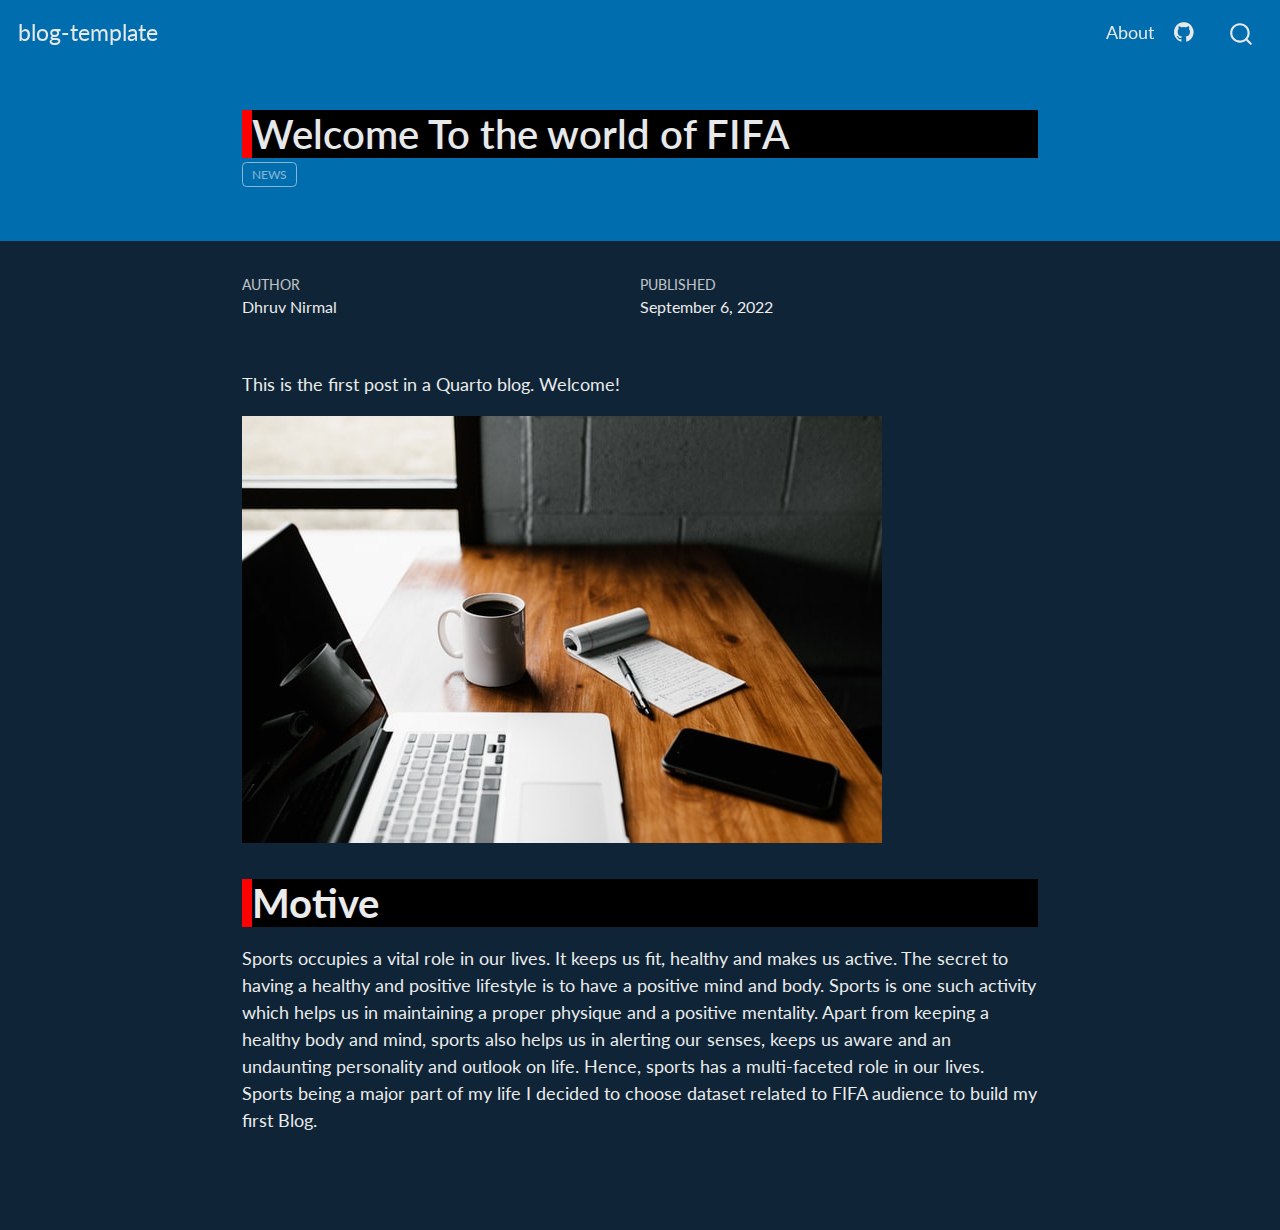
<file: docs/posts/welcome/index.html>
<!DOCTYPE html>
<html xmlns="http://www.w3.org/1999/xhtml" lang="en" xml:lang="en"><head>

<meta charset="utf-8">
<meta name="generator" content="quarto-1.0.36">

<meta name="viewport" content="width=device-width, initial-scale=1.0, user-scalable=yes">

<meta name="author" content="Dhruv Nirmal">
<meta name="dcterms.date" content="2022-09-06">

<title>blog-template - Welcome To the world of FIFA</title>
<style>
code{white-space: pre-wrap;}
span.smallcaps{font-variant: small-caps;}
span.underline{text-decoration: underline;}
div.column{display: inline-block; vertical-align: top; width: 50%;}
div.hanging-indent{margin-left: 1.5em; text-indent: -1.5em;}
ul.task-list{list-style: none;}
</style>


<script src="../../site_libs/quarto-nav/quarto-nav.js"></script>
<script src="../../site_libs/quarto-nav/headroom.min.js"></script>
<script src="../../site_libs/clipboard/clipboard.min.js"></script>
<script src="../../site_libs/quarto-search/autocomplete.umd.js"></script>
<script src="../../site_libs/quarto-search/fuse.min.js"></script>
<script src="../../site_libs/quarto-search/quarto-search.js"></script>
<meta name="quarto:offset" content="../../">
<script src="../../site_libs/quarto-html/quarto.js"></script>
<script src="../../site_libs/quarto-html/popper.min.js"></script>
<script src="../../site_libs/quarto-html/tippy.umd.min.js"></script>
<script src="../../site_libs/quarto-html/anchor.min.js"></script>
<link href="../../site_libs/quarto-html/tippy.css" rel="stylesheet">
<link href="../../site_libs/quarto-html/quarto-syntax-highlighting-dark.css" rel="stylesheet" id="quarto-text-highlighting-styles">
<script src="../../site_libs/bootstrap/bootstrap.min.js"></script>
<link href="../../site_libs/bootstrap/bootstrap-icons.css" rel="stylesheet">
<link href="../../site_libs/bootstrap/bootstrap.min.css" rel="stylesheet" id="quarto-bootstrap" data-mode="dark">
<script id="quarto-search-options" type="application/json">{
  "location": "navbar",
  "copy-button": false,
  "collapse-after": 3,
  "panel-placement": "end",
  "type": "overlay",
  "limit": 20,
  "language": {
    "search-no-results-text": "No results",
    "search-matching-documents-text": "matching documents",
    "search-copy-link-title": "Copy link to search",
    "search-hide-matches-text": "Hide additional matches",
    "search-more-match-text": "more match in this document",
    "search-more-matches-text": "more matches in this document",
    "search-clear-button-title": "Clear",
    "search-detached-cancel-button-title": "Cancel",
    "search-submit-button-title": "Submit"
  }
}</script>


<link rel="stylesheet" href="../../styles.css">
</head>

<body class="nav-fixed fullcontent">

<div id="quarto-search-results"></div>
  <header id="quarto-header" class="headroom fixed-top">
    <nav class="navbar navbar-expand-lg navbar-dark ">
      <div class="navbar-container container-fluid">
      <a class="navbar-brand" href="../../index.html">
    <span class="navbar-title">blog-template</span>
  </a>
          <button class="navbar-toggler" type="button" data-bs-toggle="collapse" data-bs-target="#navbarCollapse" aria-controls="navbarCollapse" aria-expanded="false" aria-label="Toggle navigation" onclick="if (window.quartoToggleHeadroom) { window.quartoToggleHeadroom(); }">
  <span class="navbar-toggler-icon"></span>
</button>
          <div class="collapse navbar-collapse" id="navbarCollapse">
            <ul class="navbar-nav navbar-nav-scroll ms-auto">
  <li class="nav-item">
    <a class="nav-link" href="../../about.html">About</a>
  </li>  
  <li class="nav-item compact">
    <a class="nav-link" href="https://github.com/etc5523-2022"><i class="bi bi-github" role="img">
</i> 
 </a>
  </li>  
</ul>
              <div id="quarto-search" class="" title="Search"></div>
          </div> <!-- /navcollapse -->
      </div> <!-- /container-fluid -->
    </nav>
</header>
<!-- content -->
<header id="title-block-header" class="quarto-title-block default page-columns page-full">
  <div class="quarto-title-banner page-columns page-full">
    <div class="quarto-title column-body">
      <h1 class="title">Welcome To the world of FIFA</h1>
                                <div class="quarto-categories">
                <div class="quarto-category">news</div>
              </div>
                  </div>
  </div>
    
  
  <div class="quarto-title-meta">

      <div>
      <div class="quarto-title-meta-heading">Author</div>
      <div class="quarto-title-meta-contents">
               <p>Dhruv Nirmal </p>
            </div>
    </div>
      
      <div>
      <div class="quarto-title-meta-heading">Published</div>
      <div class="quarto-title-meta-contents">
        <p class="date">September 6, 2022</p>
      </div>
    </div>
      
    </div>
    
  
  </header><div id="quarto-content" class="quarto-container page-columns page-rows-contents page-layout-article page-navbar">
<!-- sidebar -->
<!-- margin-sidebar -->
    
<!-- main -->
<main class="content quarto-banner-title-block" id="quarto-document-content">




<p>This is the first post in a Quarto blog. Welcome!</p>
<p><img src="thumbnail.jpg" class="img-fluid"></p>
<h1>
Motive
</h1>
<div>
<p>
Sports occupies a vital role in our lives. It keeps us fit, healthy and makes us active. The secret to having a healthy and positive lifestyle is to have a positive mind and body. Sports is one such activity which helps us in maintaining a proper physique and a positive mentality. Apart from keeping a healthy body and mind, sports also helps us in alerting our senses, keeps us aware and an undaunting personality and outlook on life. Hence, sports has a multi-faceted role in our lives. Sports being a major part of my life I decided to choose dataset related to FIFA audience to build my first Blog.
</p>
</div>



</main> <!-- /main -->
<script id="quarto-html-after-body" type="application/javascript">
window.document.addEventListener("DOMContentLoaded", function (event) {
  const toggleBodyColorMode = (bsSheetEl) => {
    const mode = bsSheetEl.getAttribute("data-mode");
    const bodyEl = window.document.querySelector("body");
    if (mode === "dark") {
      bodyEl.classList.add("quarto-dark");
      bodyEl.classList.remove("quarto-light");
    } else {
      bodyEl.classList.add("quarto-light");
      bodyEl.classList.remove("quarto-dark");
    }
  }
  const toggleBodyColorPrimary = () => {
    const bsSheetEl = window.document.querySelector("link#quarto-bootstrap");
    if (bsSheetEl) {
      toggleBodyColorMode(bsSheetEl);
    }
  }
  toggleBodyColorPrimary();  
  const icon = "";
  const anchorJS = new window.AnchorJS();
  anchorJS.options = {
    placement: 'right',
    icon: icon
  };
  anchorJS.add('.anchored');
  const clipboard = new window.ClipboardJS('.code-copy-button', {
    target: function(trigger) {
      return trigger.previousElementSibling;
    }
  });
  clipboard.on('success', function(e) {
    // button target
    const button = e.trigger;
    // don't keep focus
    button.blur();
    // flash "checked"
    button.classList.add('code-copy-button-checked');
    var currentTitle = button.getAttribute("title");
    button.setAttribute("title", "Copied!");
    setTimeout(function() {
      button.setAttribute("title", currentTitle);
      button.classList.remove('code-copy-button-checked');
    }, 1000);
    // clear code selection
    e.clearSelection();
  });
  function tippyHover(el, contentFn) {
    const config = {
      allowHTML: true,
      content: contentFn,
      maxWidth: 500,
      delay: 100,
      arrow: false,
      appendTo: function(el) {
          return el.parentElement;
      },
      interactive: true,
      interactiveBorder: 10,
      theme: 'quarto',
      placement: 'bottom-start'
    };
    window.tippy(el, config); 
  }
  const noterefs = window.document.querySelectorAll('a[role="doc-noteref"]');
  for (var i=0; i<noterefs.length; i++) {
    const ref = noterefs[i];
    tippyHover(ref, function() {
      let href = ref.getAttribute('href');
      try { href = new URL(href).hash; } catch {}
      const id = href.replace(/^#\/?/, "");
      const note = window.document.getElementById(id);
      return note.innerHTML;
    });
  }
  var bibliorefs = window.document.querySelectorAll('a[role="doc-biblioref"]');
  for (var i=0; i<bibliorefs.length; i++) {
    const ref = bibliorefs[i];
    const cites = ref.parentNode.getAttribute('data-cites').split(' ');
    tippyHover(ref, function() {
      var popup = window.document.createElement('div');
      cites.forEach(function(cite) {
        var citeDiv = window.document.createElement('div');
        citeDiv.classList.add('hanging-indent');
        citeDiv.classList.add('csl-entry');
        var biblioDiv = window.document.getElementById('ref-' + cite);
        if (biblioDiv) {
          citeDiv.innerHTML = biblioDiv.innerHTML;
        }
        popup.appendChild(citeDiv);
      });
      return popup.innerHTML;
    });
  }
});
</script>
</div> <!-- /content -->



</body></html>
</file>
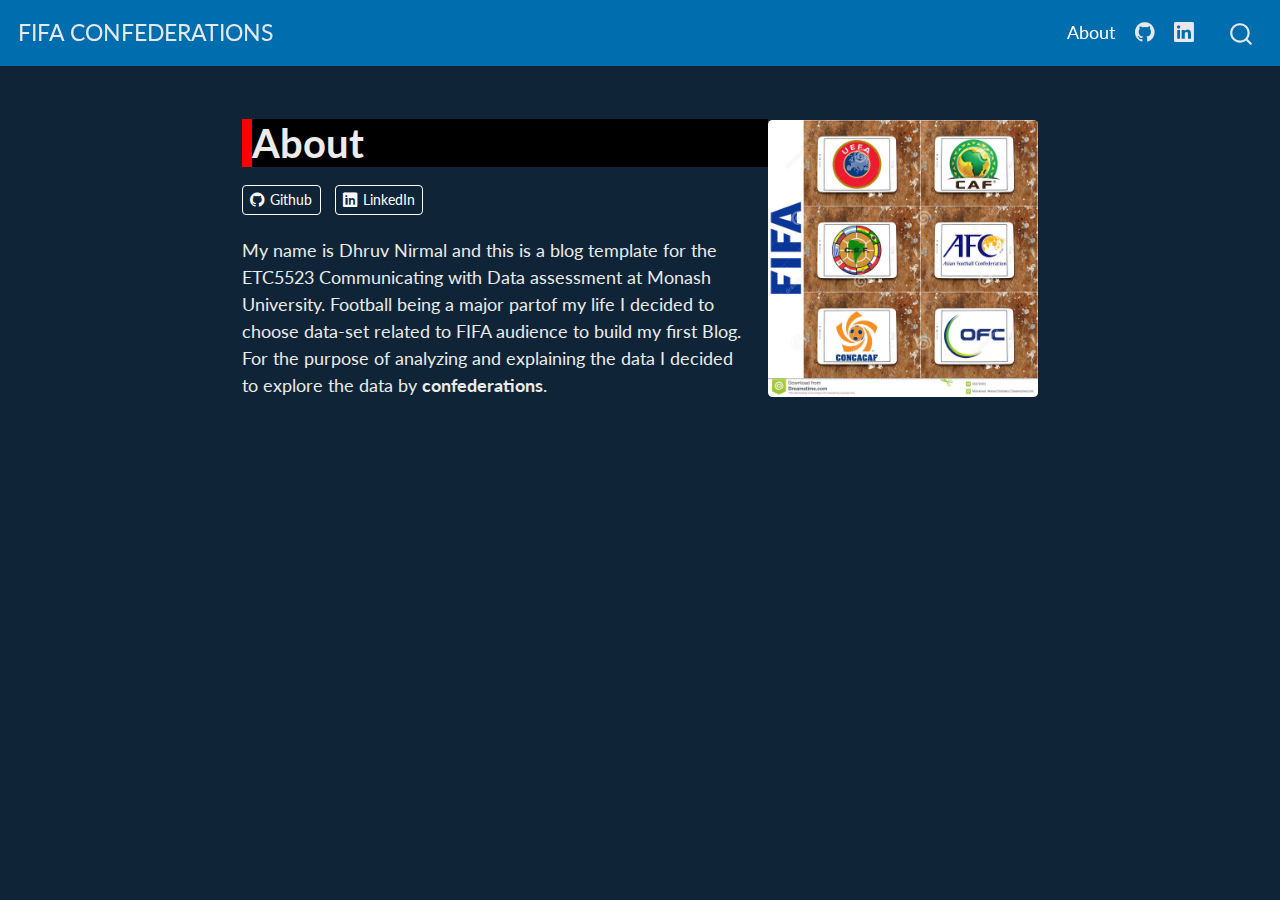
<file: docs/about.html>
<!DOCTYPE html>
<html xmlns="http://www.w3.org/1999/xhtml" lang="en" xml:lang="en"><head>

<meta charset="utf-8">
<meta name="generator" content="quarto-1.0.36">

<meta name="viewport" content="width=device-width, initial-scale=1.0, user-scalable=yes">


<title>FIFA CONFEDERATIONS - About</title>
<style>
code{white-space: pre-wrap;}
span.smallcaps{font-variant: small-caps;}
span.underline{text-decoration: underline;}
div.column{display: inline-block; vertical-align: top; width: 50%;}
div.hanging-indent{margin-left: 1.5em; text-indent: -1.5em;}
ul.task-list{list-style: none;}
</style>


<script src="site_libs/quarto-nav/quarto-nav.js"></script>
<script src="site_libs/quarto-nav/headroom.min.js"></script>
<script src="site_libs/clipboard/clipboard.min.js"></script>
<script src="site_libs/quarto-search/autocomplete.umd.js"></script>
<script src="site_libs/quarto-search/fuse.min.js"></script>
<script src="site_libs/quarto-search/quarto-search.js"></script>
<meta name="quarto:offset" content="./">
<script src="site_libs/quarto-html/quarto.js"></script>
<script src="site_libs/quarto-html/popper.min.js"></script>
<script src="site_libs/quarto-html/tippy.umd.min.js"></script>
<link href="site_libs/quarto-html/tippy.css" rel="stylesheet">
<link href="site_libs/quarto-html/quarto-syntax-highlighting-dark.css" rel="stylesheet" id="quarto-text-highlighting-styles">
<script src="site_libs/bootstrap/bootstrap.min.js"></script>
<link href="site_libs/bootstrap/bootstrap-icons.css" rel="stylesheet">
<link href="site_libs/bootstrap/bootstrap.min.css" rel="stylesheet" id="quarto-bootstrap" data-mode="dark">
<script id="quarto-search-options" type="application/json">{
  "location": "navbar",
  "copy-button": false,
  "collapse-after": 3,
  "panel-placement": "end",
  "type": "overlay",
  "limit": 20,
  "language": {
    "search-no-results-text": "No results",
    "search-matching-documents-text": "matching documents",
    "search-copy-link-title": "Copy link to search",
    "search-hide-matches-text": "Hide additional matches",
    "search-more-match-text": "more match in this document",
    "search-more-matches-text": "more matches in this document",
    "search-clear-button-title": "Clear",
    "search-detached-cancel-button-title": "Cancel",
    "search-submit-button-title": "Submit"
  }
}</script>


<link rel="stylesheet" href="styles.css">
</head>

<body class="nav-fixed fullcontent">

<div id="quarto-search-results"></div>
  <header id="quarto-header" class="headroom fixed-top">
    <nav class="navbar navbar-expand-lg navbar-dark ">
      <div class="navbar-container container-fluid">
      <a class="navbar-brand" href="./index.html">
    <span class="navbar-title">FIFA CONFEDERATIONS</span>
  </a>
          <button class="navbar-toggler" type="button" data-bs-toggle="collapse" data-bs-target="#navbarCollapse" aria-controls="navbarCollapse" aria-expanded="false" aria-label="Toggle navigation" onclick="if (window.quartoToggleHeadroom) { window.quartoToggleHeadroom(); }">
  <span class="navbar-toggler-icon"></span>
</button>
          <div class="collapse navbar-collapse" id="navbarCollapse">
            <ul class="navbar-nav navbar-nav-scroll ms-auto">
  <li class="nav-item">
    <a class="nav-link active" href="./about.html" aria-current="page">About</a>
  </li>  
  <li class="nav-item compact">
    <a class="nav-link" href="https://github.com/DhruvNirmal"><i class="bi bi-github" role="img">
</i> 
 </a>
  </li>  
  <li class="nav-item compact">
    <a class="nav-link" href="https://www.linkedin.com/feed/"><i class="bi bi-linkedin" role="img">
</i> 
 </a>
  </li>  
</ul>
              <div id="quarto-search" class="" title="Search"></div>
          </div> <!-- /navcollapse -->
      </div> <!-- /container-fluid -->
    </nav>
</header>
<!-- content -->
<div id="quarto-content" class="quarto-container page-columns page-rows-contents page-layout-article page-navbar">
<!-- sidebar -->
<!-- margin-sidebar -->
    
<!-- main -->
<div class="quarto-about-solana column-body">
  <div class="about-entity">
    <div class="entity-contents">
      <header id="title-block-header" class="quarto-title-block default">
<div class="quarto-title">
<h1 class="title">About</h1>
</div>
<div class="quarto-title-meta">
  </div>
</header> <div class="about-links">
  <a href="https://github.com/DhruvNirmal" class="about-link">
    <i class="bi bi-github"></i>
     <span class="about-link-text">Github</span>
  </a>
  <a href="https://www.linkedin.com/feed/" class="about-link">
    <i class="bi bi-linkedin"></i>
     <span class="about-link-text">LinkedIn</span>
  </a>
</div>
      <div class="about-contents"><main class="content" id="quarto-document-content">
<div>
<p>
My name is Dhruv Nirmal and this is a blog template for the ETC5523 Communicating with Data assessment at Monash University. Football being a major partof my life I decided to choose data-set related to FIFA audience to build my first Blog. For the purpose of analyzing and explaining the data I decided to explore the data by <strong>confederations</strong>.<br>
</p>
</div>


</main></div>
    </div>
    <img src="profile.jpg" class="about-image
  rounded " style="width: 15em;">
  </div>
</div>
 <!-- /main -->
<script id="quarto-html-after-body" type="application/javascript">
window.document.addEventListener("DOMContentLoaded", function (event) {
  const toggleBodyColorMode = (bsSheetEl) => {
    const mode = bsSheetEl.getAttribute("data-mode");
    const bodyEl = window.document.querySelector("body");
    if (mode === "dark") {
      bodyEl.classList.add("quarto-dark");
      bodyEl.classList.remove("quarto-light");
    } else {
      bodyEl.classList.add("quarto-light");
      bodyEl.classList.remove("quarto-dark");
    }
  }
  const toggleBodyColorPrimary = () => {
    const bsSheetEl = window.document.querySelector("link#quarto-bootstrap");
    if (bsSheetEl) {
      toggleBodyColorMode(bsSheetEl);
    }
  }
  toggleBodyColorPrimary();  
  const clipboard = new window.ClipboardJS('.code-copy-button', {
    target: function(trigger) {
      return trigger.previousElementSibling;
    }
  });
  clipboard.on('success', function(e) {
    // button target
    const button = e.trigger;
    // don't keep focus
    button.blur();
    // flash "checked"
    button.classList.add('code-copy-button-checked');
    var currentTitle = button.getAttribute("title");
    button.setAttribute("title", "Copied!");
    setTimeout(function() {
      button.setAttribute("title", currentTitle);
      button.classList.remove('code-copy-button-checked');
    }, 1000);
    // clear code selection
    e.clearSelection();
  });
  function tippyHover(el, contentFn) {
    const config = {
      allowHTML: true,
      content: contentFn,
      maxWidth: 500,
      delay: 100,
      arrow: false,
      appendTo: function(el) {
          return el.parentElement;
      },
      interactive: true,
      interactiveBorder: 10,
      theme: 'quarto',
      placement: 'bottom-start'
    };
    window.tippy(el, config); 
  }
  const noterefs = window.document.querySelectorAll('a[role="doc-noteref"]');
  for (var i=0; i<noterefs.length; i++) {
    const ref = noterefs[i];
    tippyHover(ref, function() {
      let href = ref.getAttribute('href');
      try { href = new URL(href).hash; } catch {}
      const id = href.replace(/^#\/?/, "");
      const note = window.document.getElementById(id);
      return note.innerHTML;
    });
  }
  var bibliorefs = window.document.querySelectorAll('a[role="doc-biblioref"]');
  for (var i=0; i<bibliorefs.length; i++) {
    const ref = bibliorefs[i];
    const cites = ref.parentNode.getAttribute('data-cites').split(' ');
    tippyHover(ref, function() {
      var popup = window.document.createElement('div');
      cites.forEach(function(cite) {
        var citeDiv = window.document.createElement('div');
        citeDiv.classList.add('hanging-indent');
        citeDiv.classList.add('csl-entry');
        var biblioDiv = window.document.getElementById('ref-' + cite);
        if (biblioDiv) {
          citeDiv.innerHTML = biblioDiv.innerHTML;
        }
        popup.appendChild(citeDiv);
      });
      return popup.innerHTML;
    });
  }
});
</script>
</div> <!-- /content -->



</body></html>
</file>
<file: docs/site_libs/quarto-html/tippy.css>
.tippy-box[data-animation=fade][data-state=hidden]{opacity:0}[data-tippy-root]{max-width:calc(100vw - 10px)}.tippy-box{position:relative;background-color:#333;color:#fff;border-radius:4px;font-size:14px;line-height:1.4;white-space:normal;outline:0;transition-property:transform,visibility,opacity}.tippy-box[data-placement^=top]>.tippy-arrow{bottom:0}.tippy-box[data-placement^=top]>.tippy-arrow:before{bottom:-7px;left:0;border-width:8px 8px 0;border-top-color:initial;transform-origin:center top}.tippy-box[data-placement^=bottom]>.tippy-arrow{top:0}.tippy-box[data-placement^=bottom]>.tippy-arrow:before{top:-7px;left:0;border-width:0 8px 8px;border-bottom-color:initial;transform-origin:center bottom}.tippy-box[data-placement^=left]>.tippy-arrow{right:0}.tippy-box[data-placement^=left]>.tippy-arrow:before{border-width:8px 0 8px 8px;border-left-color:initial;right:-7px;transform-origin:center left}.tippy-box[data-placement^=right]>.tippy-arrow{left:0}.tippy-box[data-placement^=right]>.tippy-arrow:before{left:-7px;border-width:8px 8px 8px 0;border-right-color:initial;transform-origin:center right}.tippy-box[data-inertia][data-state=visible]{transition-timing-function:cubic-bezier(.54,1.5,.38,1.11)}.tippy-arrow{width:16px;height:16px;color:#333}.tippy-arrow:before{content:"";position:absolute;border-color:transparent;border-style:solid}.tippy-content{position:relative;padding:5px 9px;z-index:1}
</file>
<file: docs/site_libs/quarto-html/quarto-syntax-highlighting-dark.css>
/* quarto syntax highlight colors */
:root {
  --quarto-hl-al-color: #f07178;
  --quarto-hl-an-color: #d4d0ab;
  --quarto-hl-at-color: #00e0e0;
  --quarto-hl-bn-color: #d4d0ab;
  --quarto-hl-bu-color: #abe338;
  --quarto-hl-ch-color: #abe338;
  --quarto-hl-co-color: #f8f8f2;
  --quarto-hl-cv-color: #ffd700;
  --quarto-hl-cn-color: #ffd700;
  --quarto-hl-cf-color: #ffa07a;
  --quarto-hl-dt-color: #ffa07a;
  --quarto-hl-dv-color: #d4d0ab;
  --quarto-hl-do-color: #f8f8f2;
  --quarto-hl-er-color: #f07178;
  --quarto-hl-ex-color: #00e0e0;
  --quarto-hl-fl-color: #d4d0ab;
  --quarto-hl-fu-color: #ffa07a;
  --quarto-hl-im-color: #abe338;
  --quarto-hl-in-color: #d4d0ab;
  --quarto-hl-kw-color: #ffa07a;
  --quarto-hl-op-color: #ffa07a;
  --quarto-hl-ot-color: #00e0e0;
  --quarto-hl-pp-color: #dcc6e0;
  --quarto-hl-re-color: #00e0e0;
  --quarto-hl-sc-color: #abe338;
  --quarto-hl-ss-color: #abe338;
  --quarto-hl-st-color: #abe338;
  --quarto-hl-va-color: #00e0e0;
  --quarto-hl-vs-color: #abe338;
  --quarto-hl-wa-color: #dcc6e0;
}

/* other quarto variables */
:root {
  --quarto-font-monospace: SFMono-Regular, Menlo, Monaco, Consolas, "Liberation Mono", "Courier New", monospace;
}

code span.al {
  font-weight: bold;
  color: #f07178;
}

code span.an {
  color: #d4d0ab;
}

code span.at {
  color: #00e0e0;
}

code span.bn {
  color: #d4d0ab;
}

code span.bu {
  color: #abe338;
}

code span.ch {
  color: #abe338;
}

code span.co {
  font-style: italic;
  color: #f8f8f2;
}

code span.cv {
  color: #ffd700;
}

code span.cn {
  color: #ffd700;
}

code span.cf {
  font-weight: bold;
  color: #ffa07a;
}

code span.dt {
  color: #ffa07a;
}

code span.dv {
  color: #d4d0ab;
}

code span.do {
  color: #f8f8f2;
}

code span.er {
  color: #f07178;
  text-decoration: underline;
}

code span.ex {
  font-weight: bold;
  color: #00e0e0;
}

code span.fl {
  color: #d4d0ab;
}

code span.fu {
  color: #ffa07a;
}

code span.im {
  color: #abe338;
}

code span.in {
  color: #d4d0ab;
}

code span.kw {
  font-weight: bold;
  color: #ffa07a;
}

pre > code.sourceCode > span {
  color: #f8f8f2;
}

code span {
  color: #f8f8f2;
}

code.sourceCode > span {
  color: #f8f8f2;
}

div.sourceCode,
div.sourceCode pre.sourceCode {
  color: #f8f8f2;
}

code span.op {
  color: #ffa07a;
}

code span.ot {
  color: #00e0e0;
}

code span.pp {
  color: #dcc6e0;
}

code span.re {
  color: #00e0e0;
}

code span.sc {
  color: #abe338;
}

code span.ss {
  color: #abe338;
}

code span.st {
  color: #abe338;
}

code span.va {
  color: #00e0e0;
}

code span.vs {
  color: #abe338;
}

code span.wa {
  color: #dcc6e0;
}

.prevent-inlining {
  content: "</";
}

/*# sourceMappingURL=935a306eefa94366c21e1a970dddb765.css.map */
</file>
<file: docs/site_libs/lightable-0.0.1/lightable.css>
/*!
 * lightable v0.0.1
 * Copyright 2020 Hao Zhu
 * Licensed under MIT (https://github.com/haozhu233/kableExtra/blob/master/LICENSE)
 */

.lightable-minimal {
  border-collapse: separate;
  border-spacing: 16px 1px;
  width: 100%;
  margin-bottom: 10px;
}

.lightable-minimal td {
  margin-left: 5px;
  margin-right: 5px;
}

.lightable-minimal th {
  margin-left: 5px;
  margin-right: 5px;
}

.lightable-minimal thead tr:last-child th {
  border-bottom: 2px solid #00000050;
  empty-cells: hide;

}

.lightable-minimal tbody tr:first-child td {
  padding-top: 0.5em;
}

.lightable-minimal.lightable-hover tbody tr:hover {
  background-color: #f5f5f5;
}

.lightable-minimal.lightable-striped tbody tr:nth-child(even) {
  background-color: #f5f5f5;
}

.lightable-classic {
  border-top: 0.16em solid #111111;
  border-bottom: 0.16em solid #111111;
  width: 100%;
  margin-bottom: 10px;
  margin: 10px 5px;
}

.lightable-classic tfoot tr td {
  border: 0;
}

.lightable-classic tfoot tr:first-child td {
  border-top: 0.14em solid #111111;
}

.lightable-classic caption {
  color: #222222;
}

.lightable-classic td {
  padding-left: 5px;
  padding-right: 5px;
  color: #222222;
}

.lightable-classic th {
  padding-left: 5px;
  padding-right: 5px;
  font-weight: normal;
  color: #222222;
}

.lightable-classic thead tr:last-child th {
  border-bottom: 0.10em solid #111111;
}

.lightable-classic.lightable-hover tbody tr:hover {
  background-color: #F9EEC1;
}

.lightable-classic.lightable-striped tbody tr:nth-child(even) {
  background-color: #f5f5f5;
}

.lightable-classic-2 {
  border-top: 3px double #111111;
  border-bottom: 3px double #111111;
  width: 100%;
  margin-bottom: 10px;
}

.lightable-classic-2 tfoot tr td {
  border: 0;
}

.lightable-classic-2 tfoot tr:first-child td {
  border-top: 3px double #111111;
}

.lightable-classic-2 caption {
  color: #222222;
}

.lightable-classic-2 td {
  padding-left: 5px;
  padding-right: 5px;
  color: #222222;
}

.lightable-classic-2 th {
  padding-left: 5px;
  padding-right: 5px;
  font-weight: normal;
  color: #222222;
}

.lightable-classic-2 tbody tr:last-child td {
  border-bottom: 3px double #111111;
}

.lightable-classic-2 thead tr:last-child th {
  border-bottom: 1px solid #111111;
}

.lightable-classic-2.lightable-hover tbody tr:hover {
  background-color: #F9EEC1;
}

.lightable-classic-2.lightable-striped tbody tr:nth-child(even) {
  background-color: #f5f5f5;
}

.lightable-material {
  min-width: 100%;
  white-space: nowrap;
  table-layout: fixed;
  font-family: Roboto, sans-serif;
  border: 1px solid #EEE;
  border-collapse: collapse;
  margin-bottom: 10px;
}

.lightable-material tfoot tr td {
  border: 0;
}

.lightable-material tfoot tr:first-child td {
  border-top: 1px solid #EEE;
}

.lightable-material th {
  height: 56px;
  padding-left: 16px;
  padding-right: 16px;
}

.lightable-material td {
  height: 52px;
  padding-left: 16px;
  padding-right: 16px;
  border-top: 1px solid #eeeeee;
}

.lightable-material.lightable-hover tbody tr:hover {
  background-color: #f5f5f5;
}

.lightable-material.lightable-striped tbody tr:nth-child(even) {
  background-color: #f5f5f5;
}

.lightable-material.lightable-striped tbody td {
  border: 0;
}

.lightable-material.lightable-striped thead tr:last-child th {
  border-bottom: 1px solid #ddd;
}

.lightable-material-dark {
  min-width: 100%;
  white-space: nowrap;
  table-layout: fixed;
  font-family: Roboto, sans-serif;
  border: 1px solid #FFFFFF12;
  border-collapse: collapse;
  margin-bottom: 10px;
  background-color: #363640;
}

.lightable-material-dark tfoot tr td {
  border: 0;
}

.lightable-material-dark tfoot tr:first-child td {
  border-top: 1px solid #FFFFFF12;
}

.lightable-material-dark th {
  height: 56px;
  padding-left: 16px;
  padding-right: 16px;
  color: #FFFFFF60;
}

.lightable-material-dark td {
  height: 52px;
  padding-left: 16px;
  padding-right: 16px;
  color: #FFFFFF;
  border-top: 1px solid #FFFFFF12;
}

.lightable-material-dark.lightable-hover tbody tr:hover {
  background-color: #FFFFFF12;
}

.lightable-material-dark.lightable-striped tbody tr:nth-child(even) {
  background-color: #FFFFFF12;
}

.lightable-material-dark.lightable-striped tbody td {
  border: 0;
}

.lightable-material-dark.lightable-striped thead tr:last-child th {
  border-bottom: 1px solid #FFFFFF12;
}

.lightable-paper {
  width: 100%;
  margin-bottom: 10px;
  color: #444;
}

.lightable-paper tfoot tr td {
  border: 0;
}

.lightable-paper tfoot tr:first-child td {
  border-top: 1px solid #00000020;
}

.lightable-paper thead tr:last-child th {
  color: #666;
  vertical-align: bottom;
  border-bottom: 1px solid #00000020;
  line-height: 1.15em;
  padding: 10px 5px;
}

.lightable-paper td {
  vertical-align: middle;
  border-bottom: 1px solid #00000010;
  line-height: 1.15em;
  padding: 7px 5px;
}

.lightable-paper.lightable-hover tbody tr:hover {
  background-color: #F9EEC1;
}

.lightable-paper.lightable-striped tbody tr:nth-child(even) {
  background-color: #00000008;
}

.lightable-paper.lightable-striped tbody td {
  border: 0;
}
</file>
<file: docs/styles.css>
/* css styles */
.navbar-dark, .quarto-title-banner {
  background-color: #006DAE;
}

h1 {
  border-left: 10px solid red;
  font-weight: bold;
  font-style: Monospace;
  background-color: black;
  font-variant: white

}
</file>
<file: docs/site_libs/quarto-html/quarto-syntax-highlighting.css>
/* quarto syntax highlight colors */
:root {
  --quarto-hl-ot-color: #003B4F;
  --quarto-hl-at-color: #657422;
  --quarto-hl-ss-color: #20794D;
  --quarto-hl-an-color: #5E5E5E;
  --quarto-hl-fu-color: #4758AB;
  --quarto-hl-st-color: #20794D;
  --quarto-hl-cf-color: #003B4F;
  --quarto-hl-op-color: #5E5E5E;
  --quarto-hl-er-color: #AD0000;
  --quarto-hl-bn-color: #AD0000;
  --quarto-hl-al-color: #AD0000;
  --quarto-hl-va-color: #111111;
  --quarto-hl-bu-color: inherit;
  --quarto-hl-ex-color: inherit;
  --quarto-hl-pp-color: #AD0000;
  --quarto-hl-in-color: #5E5E5E;
  --quarto-hl-vs-color: #20794D;
  --quarto-hl-wa-color: #5E5E5E;
  --quarto-hl-do-color: #5E5E5E;
  --quarto-hl-im-color: #00769E;
  --quarto-hl-ch-color: #20794D;
  --quarto-hl-dt-color: #AD0000;
  --quarto-hl-fl-color: #AD0000;
  --quarto-hl-co-color: #5E5E5E;
  --quarto-hl-cv-color: #5E5E5E;
  --quarto-hl-cn-color: #8f5902;
  --quarto-hl-sc-color: #5E5E5E;
  --quarto-hl-dv-color: #AD0000;
  --quarto-hl-kw-color: #003B4F;
}

/* other quarto variables */
:root {
  --quarto-font-monospace: SFMono-Regular, Menlo, Monaco, Consolas, "Liberation Mono", "Courier New", monospace;
}

pre > code.sourceCode > span {
  color: #003B4F;
}

code span {
  color: #003B4F;
}

code.sourceCode > span {
  color: #003B4F;
}

div.sourceCode,
div.sourceCode pre.sourceCode {
  color: #003B4F;
}

code span.ot {
  color: #003B4F;
}

code span.at {
  color: #657422;
}

code span.ss {
  color: #20794D;
}

code span.an {
  color: #5E5E5E;
}

code span.fu {
  color: #4758AB;
}

code span.st {
  color: #20794D;
}

code span.cf {
  color: #003B4F;
}

code span.op {
  color: #5E5E5E;
}

code span.er {
  color: #AD0000;
}

code span.bn {
  color: #AD0000;
}

code span.al {
  color: #AD0000;
}

code span.va {
  color: #111111;
}

code span.pp {
  color: #AD0000;
}

code span.in {
  color: #5E5E5E;
}

code span.vs {
  color: #20794D;
}

code span.wa {
  color: #5E5E5E;
  font-style: italic;
}

code span.do {
  color: #5E5E5E;
  font-style: italic;
}

code span.im {
  color: #00769E;
}

code span.ch {
  color: #20794D;
}

code span.dt {
  color: #AD0000;
}

code span.fl {
  color: #AD0000;
}

code span.co {
  color: #5E5E5E;
}

code span.cv {
  color: #5E5E5E;
  font-style: italic;
}

code span.cn {
  color: #8f5902;
}

code span.sc {
  color: #5E5E5E;
}

code span.dv {
  color: #AD0000;
}

code span.kw {
  color: #003B4F;
}

.prevent-inlining {
  content: "</";
}

/*# sourceMappingURL=debc5d5d77c3f9108843748ff7464032.css.map */
</file>
<file: docs/site_libs/plotly-htmlwidgets-css-2.5.1/plotly-htmlwidgets.css>
/*
just here so that plotly works
correctly with ioslides.
see https://github.com/ropensci/plotly/issues/463
*/

slide:not(.current) .plotly.html-widget{
  display: none;
}
</file>
<file: docs/site_libs/crosstalk-1.2.0/css/crosstalk.min.css>
.container-fluid.crosstalk-bscols{margin-left:-30px;margin-right:-30px;white-space:normal}body>.container-fluid.crosstalk-bscols{margin-left:auto;margin-right:auto}.crosstalk-input-checkboxgroup .crosstalk-options-group .crosstalk-options-column{display:inline-block;padding-right:12px;vertical-align:top}@media only screen and (max-width: 480px){.crosstalk-input-checkboxgroup .crosstalk-options-group .crosstalk-options-column{display:block;padding-right:inherit}}.crosstalk-input{margin-bottom:15px}.crosstalk-input .control-label{margin-bottom:0;vertical-align:middle}.crosstalk-input input[type="checkbox"]{margin:4px 0 0;margin-top:1px;line-height:normal}.crosstalk-input .checkbox{position:relative;display:block;margin-top:10px;margin-bottom:10px}.crosstalk-input .checkbox>label{padding-left:20px;margin-bottom:0;font-weight:400;cursor:pointer}.crosstalk-input .checkbox input[type="checkbox"],.crosstalk-input .checkbox-inline input[type="checkbox"]{position:absolute;margin-top:2px;margin-left:-20px}.crosstalk-input .checkbox+.checkbox{margin-top:-5px}.crosstalk-input .checkbox-inline{position:relative;display:inline-block;padding-left:20px;margin-bottom:0;font-weight:400;vertical-align:middle;cursor:pointer}.crosstalk-input .checkbox-inline+.checkbox-inline{margin-top:0;margin-left:10px}
</file>
